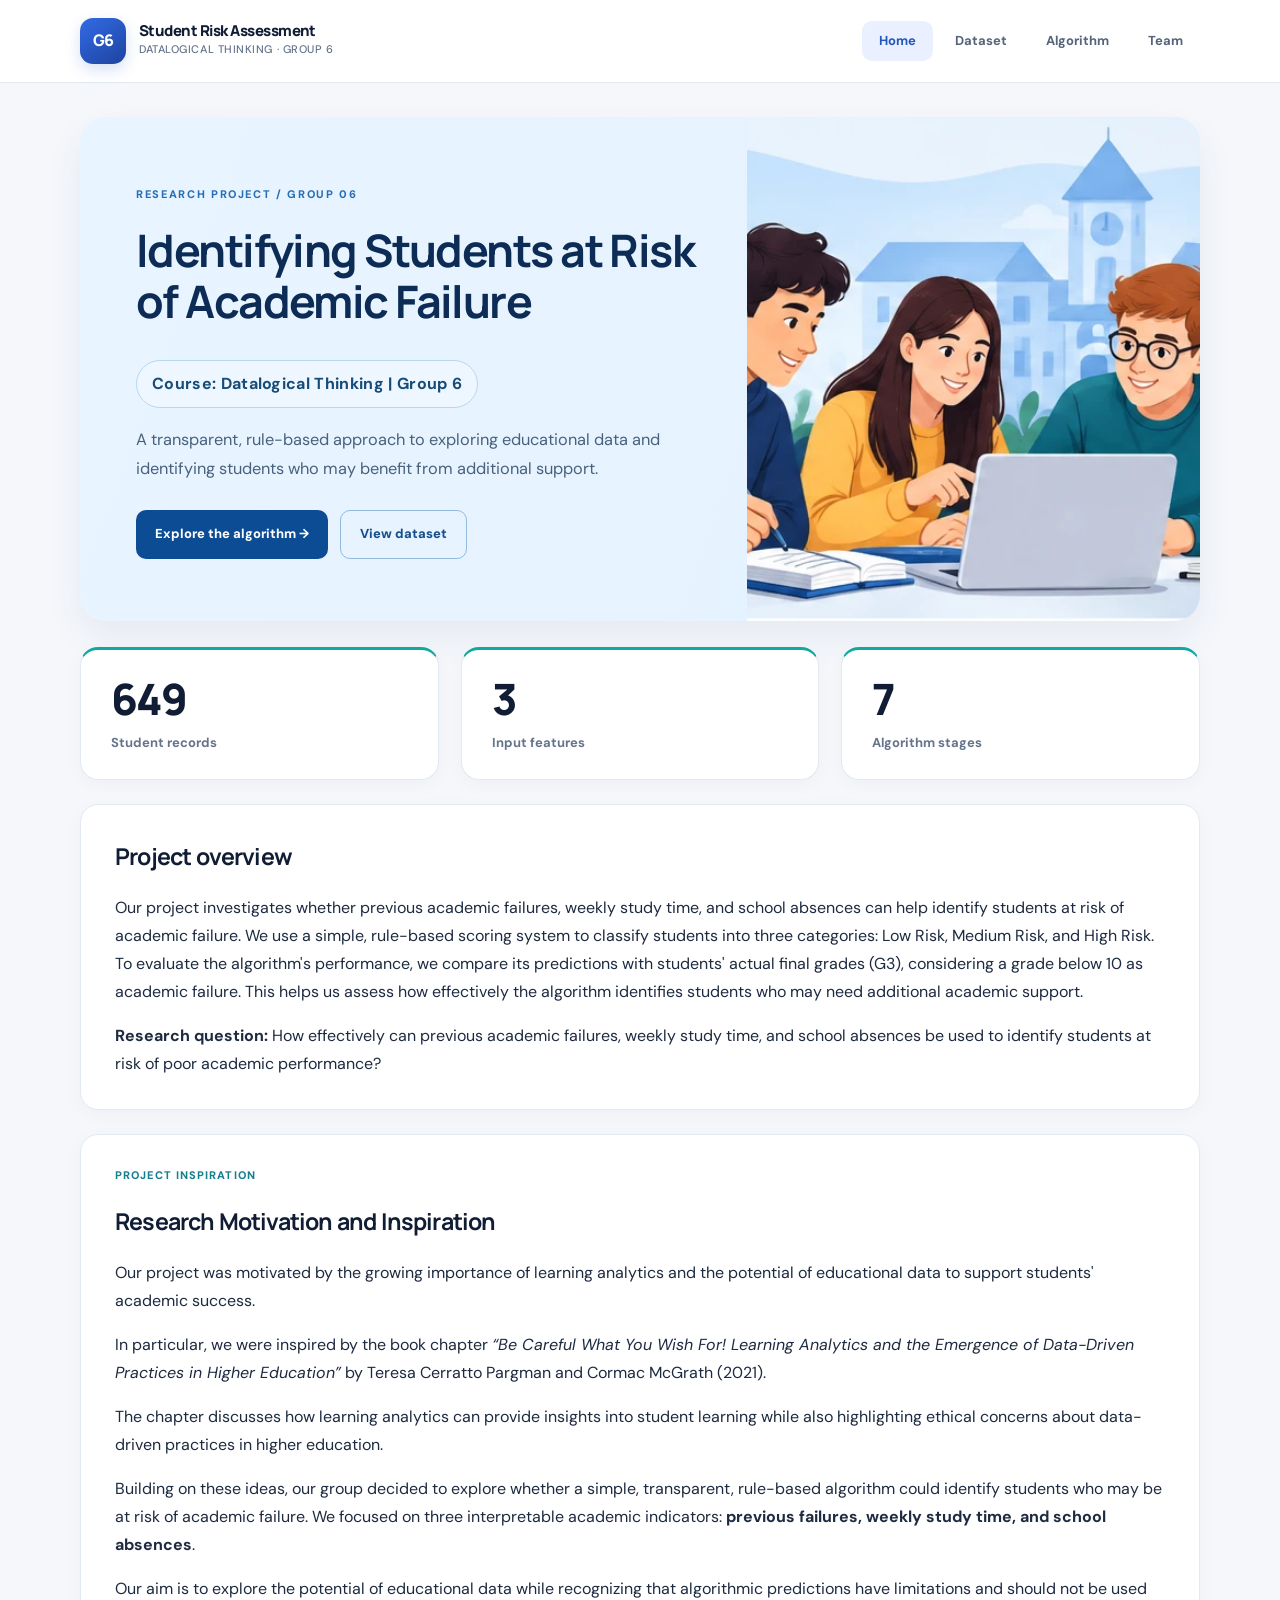
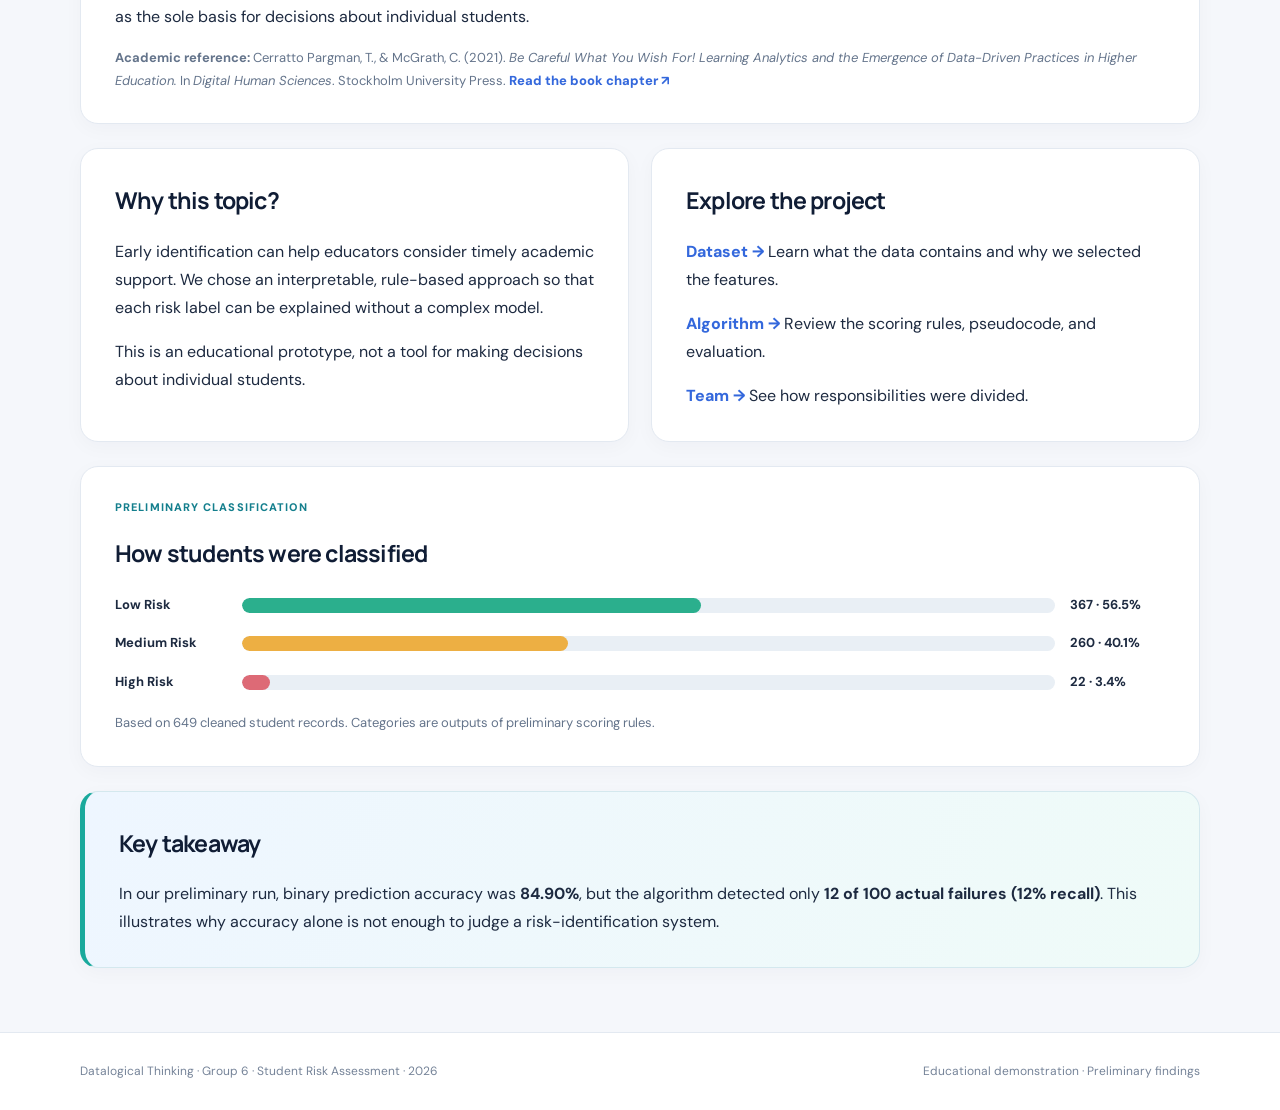
<file: docs/index.html>
<!DOCTYPE html>
<html lang="en">
<head>
  <meta charset="utf-8"/>
  <meta content="width=device-width, initial-scale=1" name="viewport"/>
  <meta content="Group 6 student academic risk assessment project" name="description"/>
  <title>Identifying Students at Risk of Academic Failure | Group 6</title>
  <link href="styles.css" rel="stylesheet"/>
</head>
<body>
<a class="skip-link" href="#main">Skip to content</a>
<header class="site-header"><div class="shell topbar"><a class="brand" href="index.html"><span class="brand-icon">G6</span><span>Student Risk Assessment<small>Datalogical Thinking · Group 6</small></span></a><nav aria-label="Main navigation"><a aria-current="page" class="active" href="index.html">Home</a><a href="dataset.html">Dataset</a><a href="algorithm.html">Algorithm</a><a href="people.html">Team</a></nav></div></header>
<main class="shell" id="main">
<section class="hero hero-photo"><div class="hero-content"><p class="eyebrow">RESEARCH PROJECT  /  GROUP 06</p><h1>Identifying Students at Risk of Academic Failure</h1><p class="course-label">Course: Datalogical Thinking  |  Group 6</p><p class="lead">A transparent, rule-based approach to exploring educational data and identifying students who may benefit from additional support.</p><div class="button-row"><a class="btn primary" href="algorithm.html">Explore the algorithm →</a><a class="btn secondary" href="dataset.html">View dataset</a></div></div><div class="hero-visual"><img alt="Cartoon illustration of students studying together around a laptop" src="students_cartoon.webp"/></div></section>
<section aria-label="Project highlights" class="grid three"><article class="stat"><strong>649</strong><span>Student records</span></article><article class="stat"><strong>3</strong><span>Input features</span></article><article class="stat"><strong>7</strong><span>Algorithm stages</span></article></section>
<section class="card"><h2>Project overview</h2><p>Our project investigates whether previous academic failures, weekly study time, and school absences can help identify students at risk of academic failure. We use a simple, rule-based scoring system to classify students into three categories: Low Risk, Medium Risk, and High Risk. To evaluate the algorithm's performance, we compare its predictions with students' actual final grades (G3), considering a grade below 10 as academic failure. This helps us assess how effectively the algorithm identifies students who may need additional academic support.</p><p><strong>Research question:</strong> How effectively can previous academic failures, weekly study time, and school absences be used to identify students at risk of poor academic performance?</p></section>

<!-- Research motivation: placed after Project overview and before Why this topic? -->
<section class="card" aria-labelledby="research-motivation-title">
  <p class="section-kicker">PROJECT INSPIRATION</p>
  <h2 id="research-motivation-title">Research Motivation and Inspiration</h2>
  <p>Our project was motivated by the growing importance of learning analytics and the potential of educational data to support students' academic success.</p>
  <p>In particular, we were inspired by the book chapter <em>“Be Careful What You Wish For! Learning Analytics and the Emergence of Data-Driven Practices in Higher Education”</em> by Teresa Cerratto Pargman and Cormac McGrath (2021).</p>
  <p>The chapter discusses how learning analytics can provide insights into student learning while also highlighting ethical concerns about data-driven practices in higher education.</p>
  <p>Building on these ideas, our group decided to explore whether a simple, transparent, rule-based algorithm could identify students who may be at risk of academic failure. We focused on three interpretable academic indicators: <strong>previous failures, weekly study time, and school absences</strong>.</p>
  <p>Our aim is to explore the potential of educational data while recognizing that algorithmic predictions have limitations and should not be used as the sole basis for decisions about individual students.</p>
  <p class="note"><strong>Academic reference:</strong> Cerratto Pargman, T., &amp; McGrath, C. (2021). <em>Be Careful What You Wish For! Learning Analytics and the Emergence of Data-Driven Practices in Higher Education.</em> In <em>Digital Human Sciences</em>. Stockholm University Press. <a class="text-link" href="https://doi.org/10.16993/bbk.i" rel="noopener noreferrer" target="_blank">Read the book chapter ↗</a></p>
</section>

<section class="grid two"><article class="card"><h2>Why this topic?</h2><p>Early identification can help educators consider timely academic support. We chose an interpretable, rule-based approach so that each risk label can be explained without a complex model.</p><p>This is an educational prototype, not a tool for making decisions about individual students.</p></article><article class="card"><h2>Explore the project</h2><p><a class="text-link" href="dataset.html">Dataset →</a> Learn what the data contains and why we selected the features.</p><p><a class="text-link" href="algorithm.html">Algorithm →</a> Review the scoring rules, pseudocode, and evaluation.</p><p><a class="text-link" href="people.html">Team →</a> See how responsibilities were divided.</p></article></section>
<section class="card"><p class="section-kicker">PRELIMINARY CLASSIFICATION</p><h2>How students were classified</h2><div aria-label="Low risk 367 students 56.5 percent; medium risk 260 students 40.1 percent; high risk 22 students 3.4 percent" class="bar-chart" role="img"><div class="bar-row"><span>Low Risk</span><div class="bar-track"><div class="bar-fill low"></div></div><span>367 · 56.5%</span></div><div class="bar-row"><span>Medium Risk</span><div class="bar-track"><div class="bar-fill medium"></div></div><span>260 · 40.1%</span></div><div class="bar-row"><span>High Risk</span><div class="bar-track"><div class="bar-fill high"></div></div><span>22 · 3.4%</span></div></div><p class="note" style="margin-top:18px">Based on 649 cleaned student records. Categories are outputs of preliminary scoring rules.</p></section><section class="card accent"><h2>Key takeaway</h2><p>In our preliminary run, binary prediction accuracy was <strong>84.90%</strong>, but the algorithm detected only <strong>12 of 100 actual failures (12% recall)</strong>. This illustrates why accuracy alone is not enough to judge a risk-identification system.</p></section>
</main>
<footer><div class="shell footer-inner"><span>Datalogical Thinking · Group 6 · Student Risk Assessment · 2026</span><span>Educational demonstration · Preliminary findings</span></div></footer>
</body>
</html>
<!-- Republish website -->
</file>
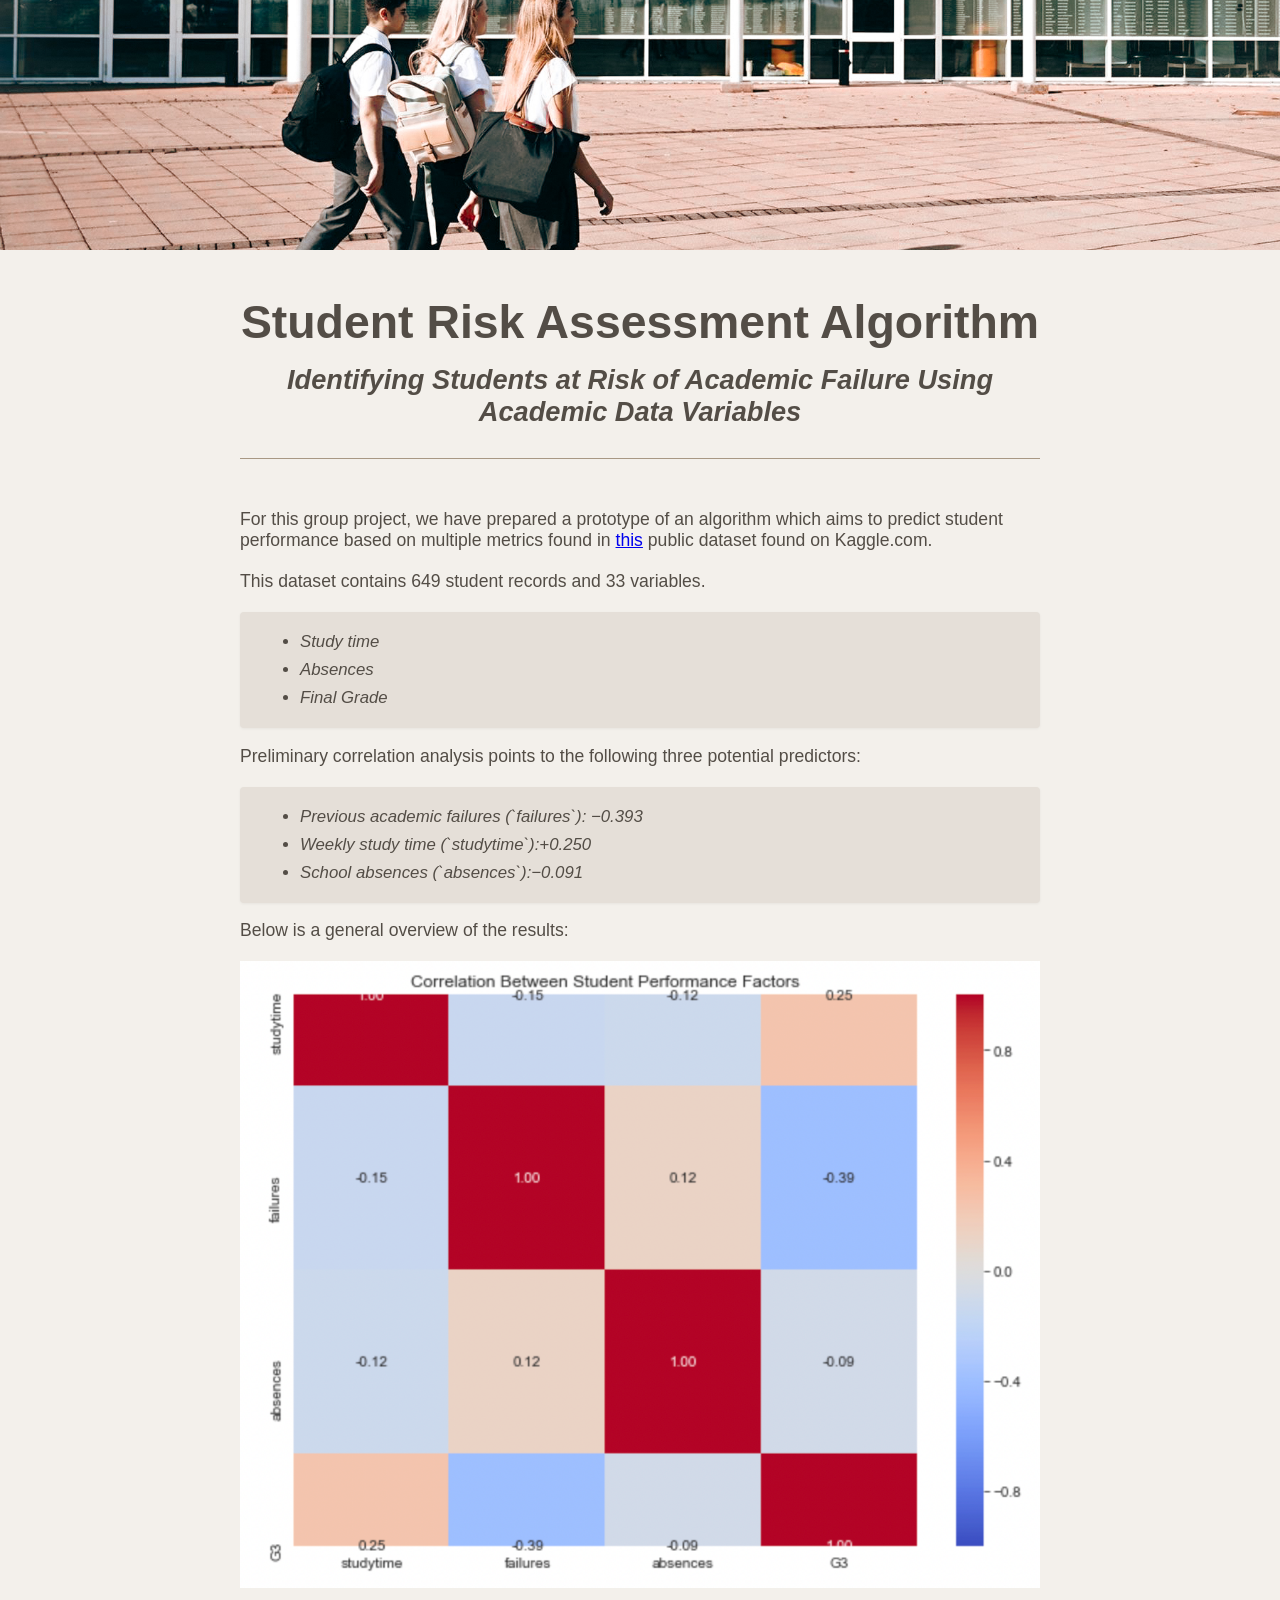
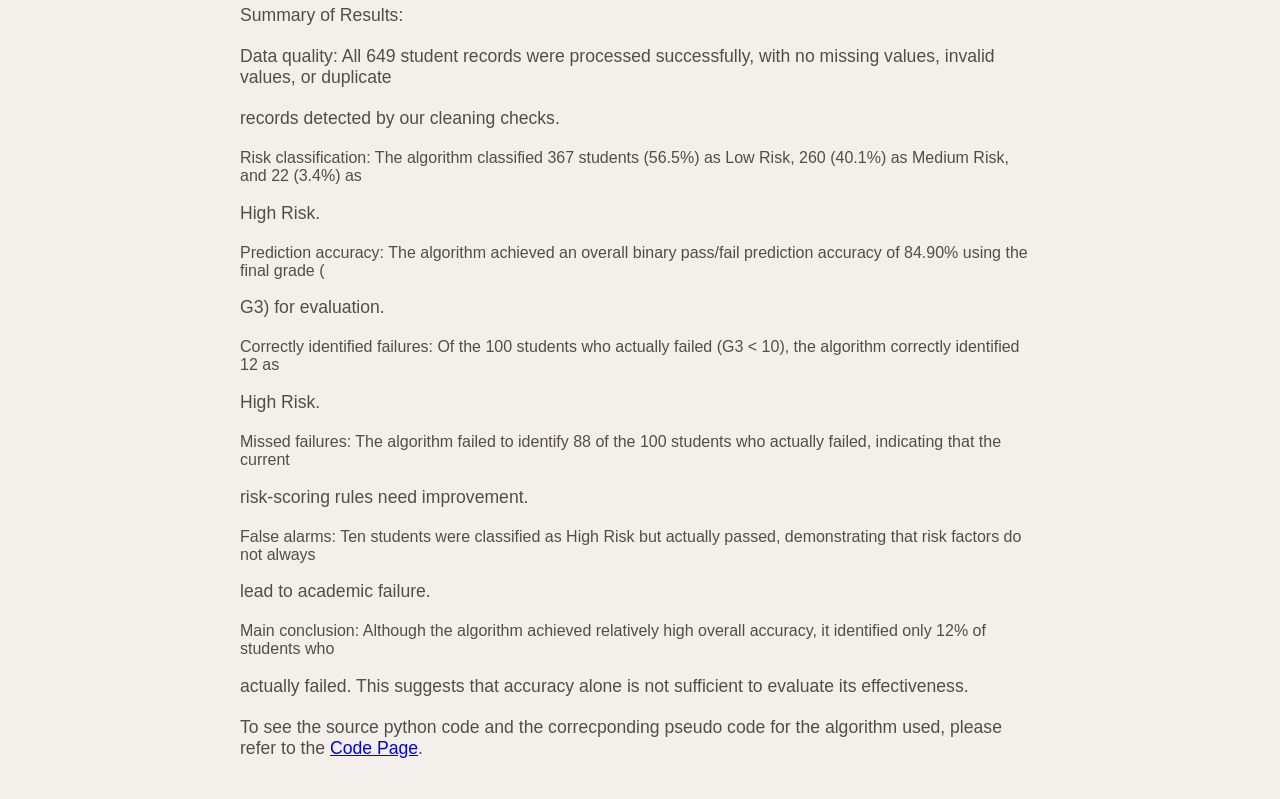
<file: documents/index.html>
<!DOCTYPE html>
<html lang="en">
<head>
    <meta charset="UTF-8">
    <meta name="viewport" content="width=device-width, initial-scale=1.0">
    <title>Student Risk Assessment Algorithm</title>
    <link rel="stylesheet" href="style.css">
</head>
<body>
    <img src="school-2.jpg" alt="Website banner cover photo" class="cover-photo">

    <!-- Main Heading (Title of the content) -->
    <h1>Student Risk Assessment Algorithm</h1>

    <!-- Subheading -->
    <h2>Identifying Students at Risk of Academic Failure Using Academic Data Variables</h2>

    <!-- Body Text Paragraph -->
    <p>For this group project, we have prepared a prototype of an algorithm which aims to predict student performance based on multiple metrics found in <a href="https://www.kaggle.com/datasets/adeelumar/students-performance-prediction/data" target="_blank">this</a> public dataset found on Kaggle.com.</p>
    <p>This dataset contains 649 student records and 33 variables.</p>

    <!-- Bullet List (Unordered List) -->
    <ul>
        <li>Study time</li>
        <li>Absences</li>
        <li>Final Grade</li>
    </ul>
    <p>Preliminary correlation analysis points to the following three potential predictors:</p>
    <!-- Bullet List (Unordered List) -->
    <ul>
        <li>Previous academic failures (`failures`): −0.393</li>
        <li>Weekly study time (`studytime`):+0.250</li>
        <li>School absences (`absences`):−0.091</li>
    </ul>
    <p> Below is a general overview of the results:</p>
    <img src="results.jpg" alt="results" class="content-image">
    <p>Summary of Results:</p>
<p>Data quality: All 649 student records were processed successfully, with no missing values, invalid values, or duplicate <p>records detected by our cleaning checks.</p>

Risk classification: The algorithm classified 367 students (56.5%) as Low Risk, 260 (40.1%) as Medium Risk, and 22 (3.4%) as <p>High Risk.</p>

Prediction accuracy: The algorithm achieved an overall binary pass/fail prediction accuracy of 84.90% using the final grade (<p>G3) for evaluation.</p>

Correctly identified failures: Of the 100 students who actually failed (G3 < 10), the algorithm correctly identified 12 as <p>High Risk.</p>

Missed failures: The algorithm failed to identify 88 of the 100 students who actually failed, indicating that the current <p>risk-scoring rules need improvement.</p>

False alarms: Ten students were classified as High Risk but actually passed, demonstrating that risk factors do not always <p>lead to academic failure.</p>

Main conclusion: Although the algorithm achieved relatively high overall accuracy, it identified only 12% of students who <p>actually failed. This suggests that accuracy alone is not sufficient to evaluate its effectiveness.</p></p>

    <p>To see the source python code and the correcponding pseudo code for the algorithm used, please refer to the <a href="code.html">Code Page</a>.</p>
</body>
</html>
</file>
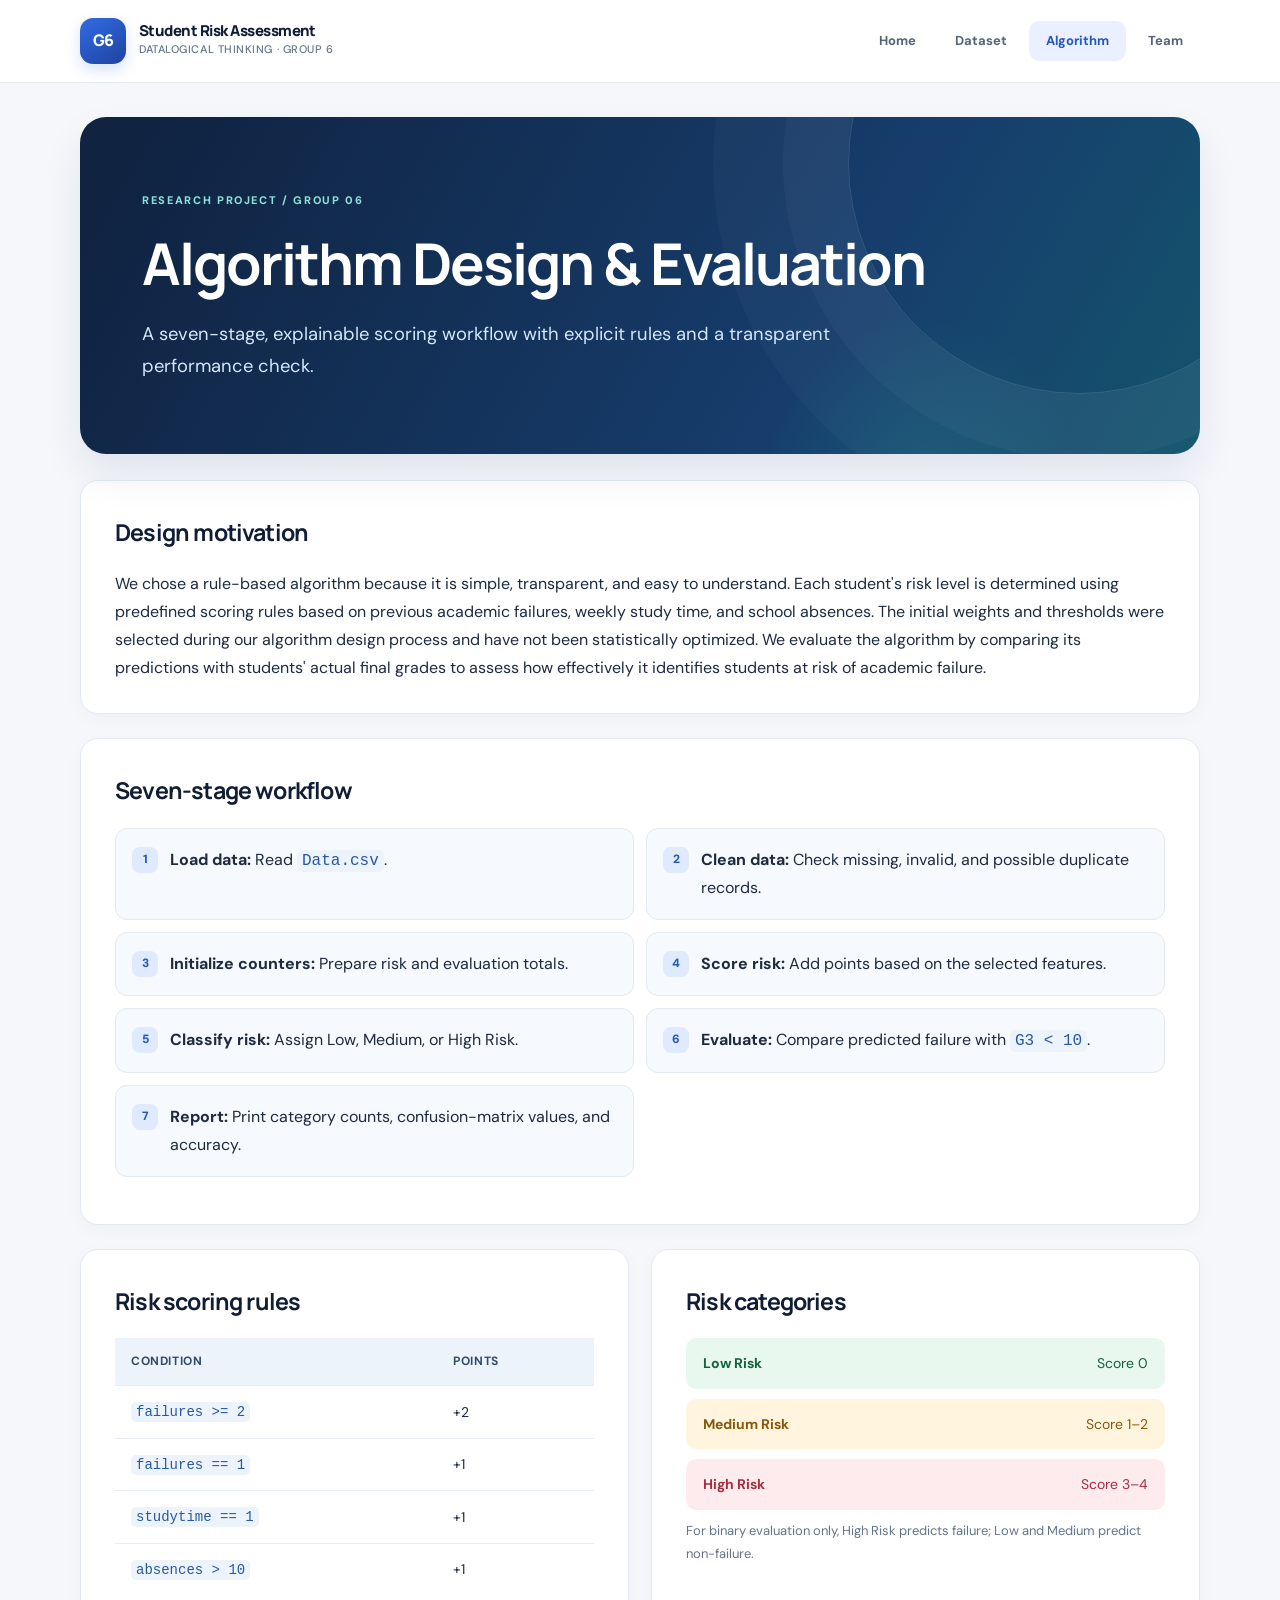
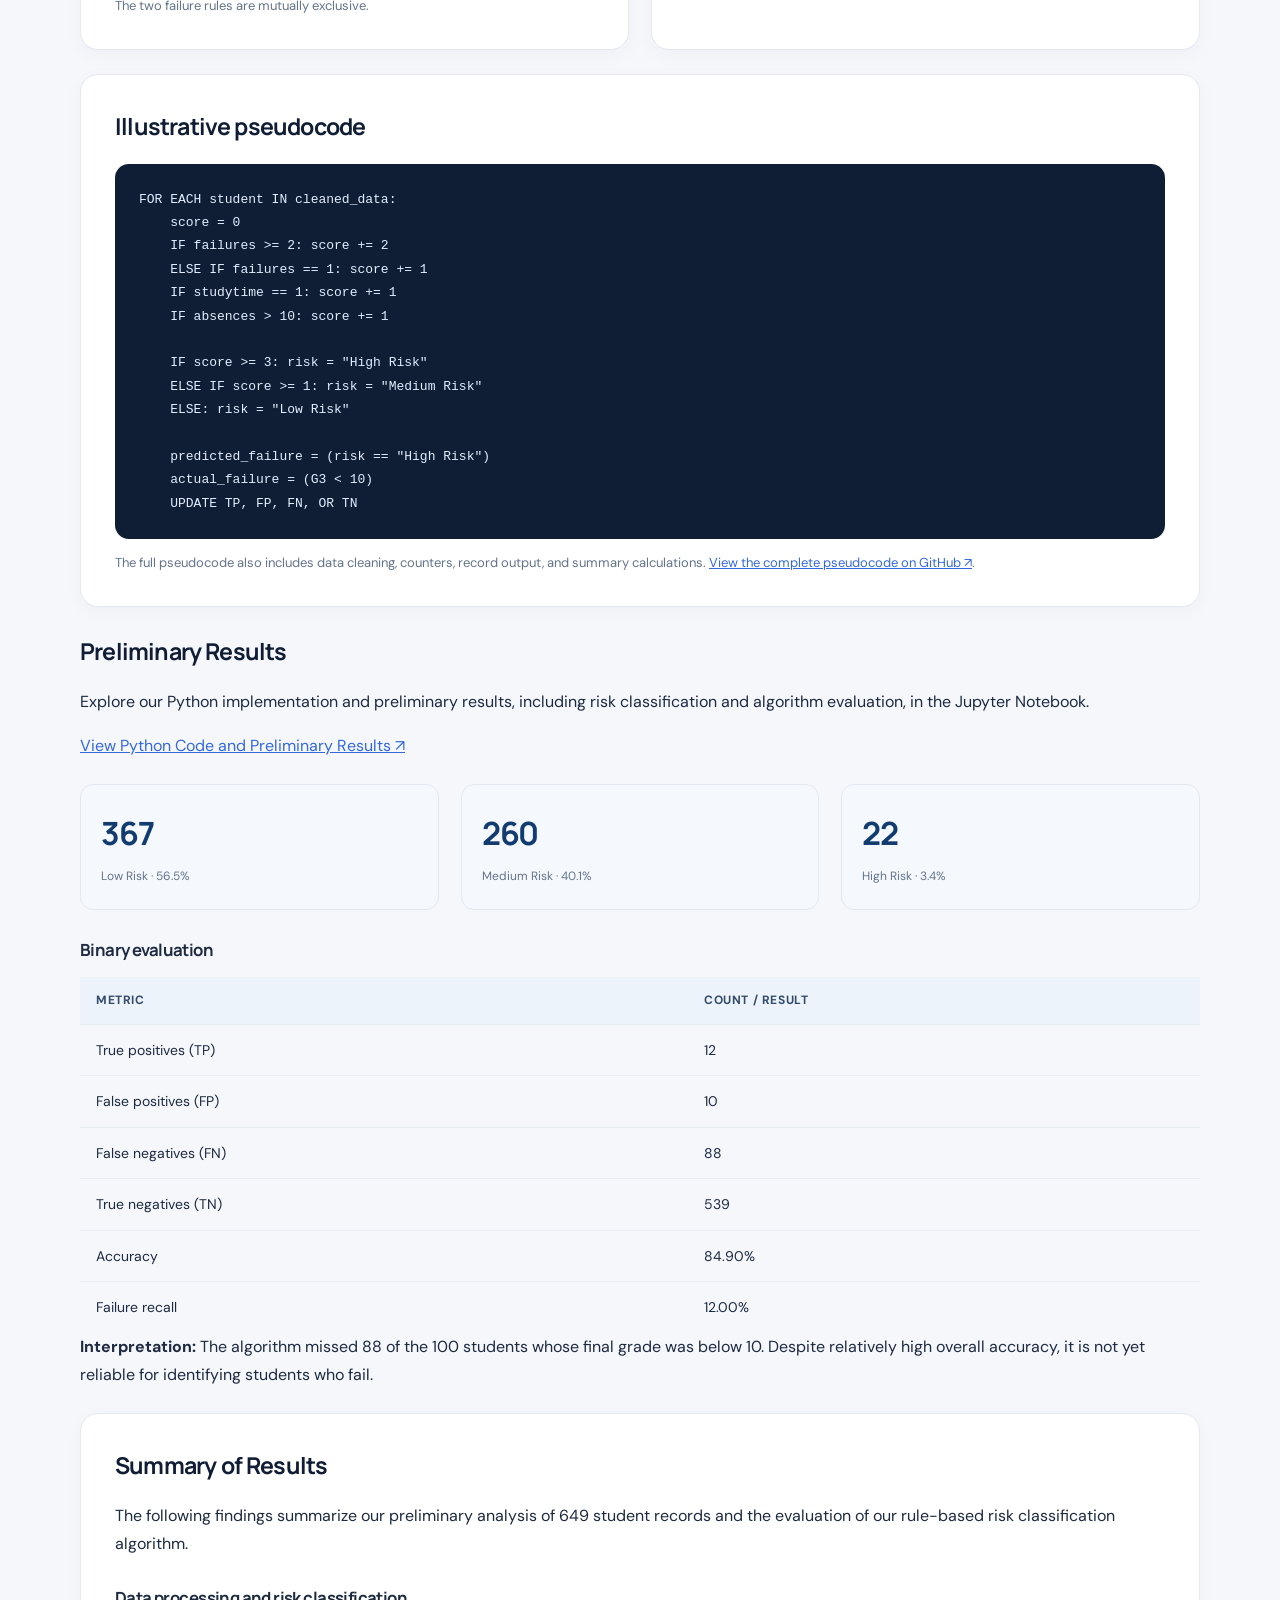
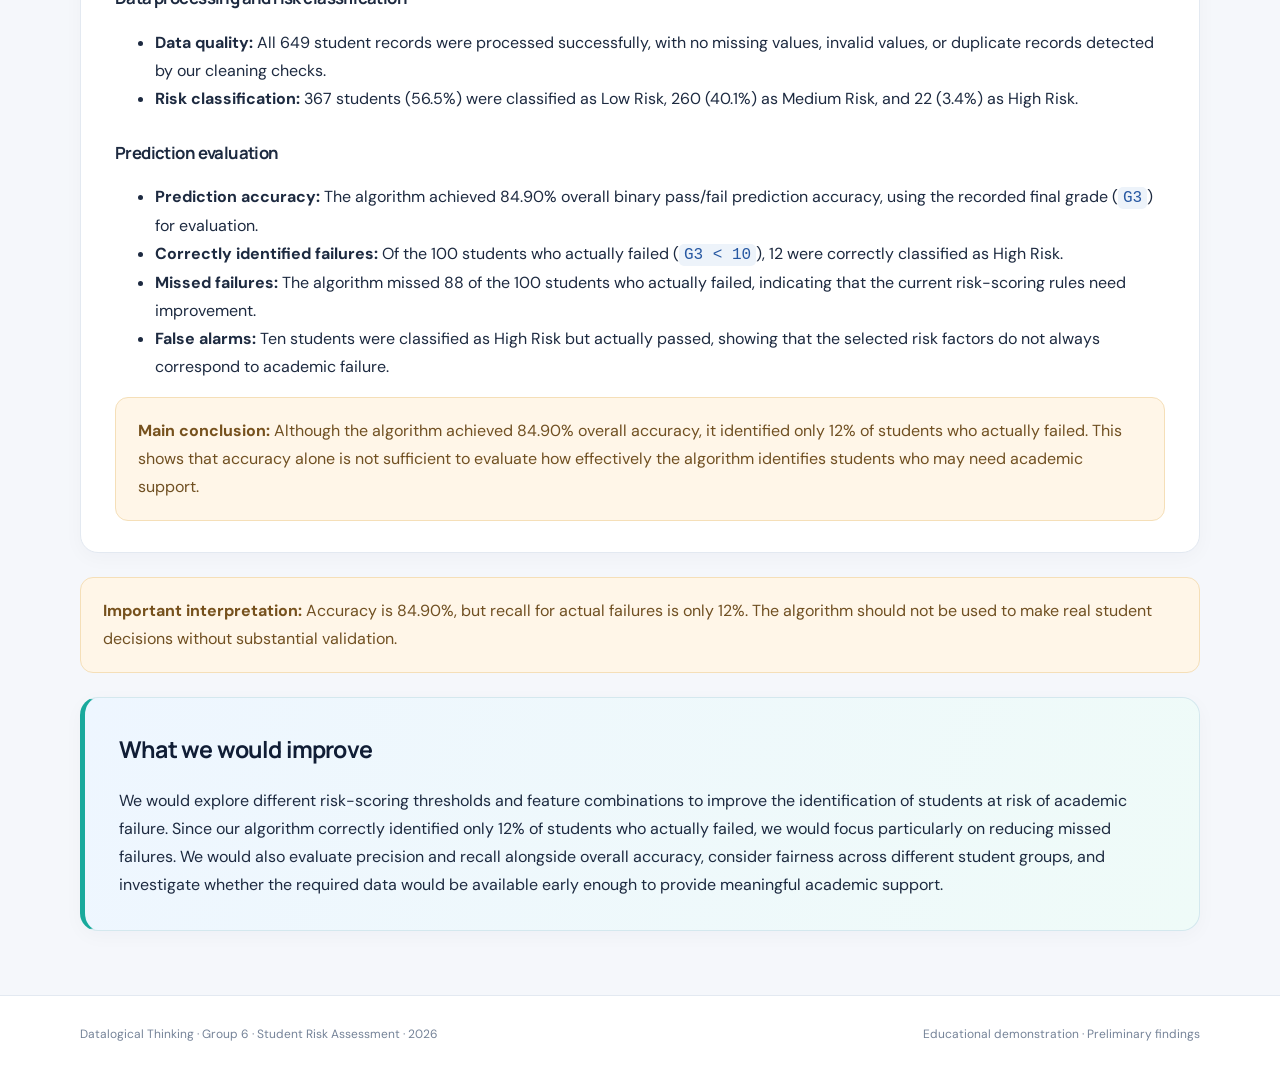
<file: docs/algorithm.html>
<!DOCTYPE html>

<html lang="en"><head><meta charset="utf-8"/><meta content="width=device-width, initial-scale=1" name="viewport"/><meta content="Group 6 student academic risk assessment project" name="description"/><title>Algorithm Design &amp; Evaluation | Group 6</title><link href="styles.css" rel="stylesheet"/></head>
<body><a class="skip-link" href="#main">Skip to content</a><header class="site-header"><div class="shell topbar"><a class="brand" href="index.html"><span class="brand-icon">G6</span><span>Student Risk Assessment<small>Datalogical Thinking · Group 6</small></span></a><nav aria-label="Main navigation"><a href="index.html">Home</a><a href="dataset.html">Dataset</a><a aria-current="page" class="active" href="algorithm.html">Algorithm</a><a href="people.html">Team</a></nav></div></header>
<main class="shell" id="main"><section class="hero"><p class="eyebrow">RESEARCH PROJECT  /  GROUP 06</p><h1>Algorithm Design &amp; Evaluation</h1><p class="lead">A seven-stage, explainable scoring workflow with explicit rules and a transparent performance check.</p></section>
<section class="card"><h2>Design motivation</h2><p> We chose a rule-based algorithm because it is simple, transparent, and easy to understand. Each student's risk level is determined using predefined scoring rules based on previous academic failures, weekly study time, and school absences. The initial weights and thresholds were selected during our algorithm design process and have not been statistically optimized. We evaluate the algorithm by comparing its predictions with students' actual final grades to assess how effectively it identifies students at risk of academic failure.</p></section>
<section class="card"><h2>Seven-stage workflow</h2><ol class="steps"><li><strong>Load data:</strong> Read <code>Data.csv</code>.</li><li><strong>Clean data:</strong> Check missing, invalid, and possible duplicate records.</li><li><strong>Initialize counters:</strong> Prepare risk and evaluation totals.</li><li><strong>Score risk:</strong> Add points based on the selected features.</li><li><strong>Classify risk:</strong> Assign Low, Medium, or High Risk.</li><li><strong>Evaluate:</strong> Compare predicted failure with <code>G3 &lt; 10</code>.</li><li><strong>Report:</strong> Print category counts, confusion-matrix values, and accuracy.</li></ol></section>
<section class="grid two"><article class="card"><h2>Risk scoring rules</h2><div class="table-wrap"><table><thead><tr><th>Condition</th><th>Points</th></tr></thead><tbody><tr><td><code>failures &gt;= 2</code></td><td>+2</td></tr><tr><td><code>failures == 1</code></td><td>+1</td></tr><tr><td><code>studytime == 1</code></td><td>+1</td></tr><tr><td><code>absences &gt; 10</code></td><td>+1</td></tr></tbody></table></div><p class="note">The two failure rules are mutually exclusive.</p></article><article class="card"><h2>Risk categories</h2><div class="risk low"><strong>Low Risk</strong><span>Score 0</span></div><div class="risk medium"><strong>Medium Risk</strong><span>Score 1–2</span></div><div class="risk high"><strong>High Risk</strong><span>Score 3–4</span></div><p class="note">For binary evaluation only, High Risk predicts failure; Low and Medium predict non-failure.</p></article></section>
<section class="card"><h2>Illustrative pseudocode</h2><pre><code>FOR EACH student IN cleaned_data:
    score = 0
    IF failures &gt;= 2: score += 2
    ELSE IF failures == 1: score += 1
    IF studytime == 1: score += 1
    IF absences &gt; 10: score += 1

    IF score &gt;= 3: risk = "High Risk"
    ELSE IF score &gt;= 1: risk = "Medium Risk"
    ELSE: risk = "Low Risk"

    predicted_failure = (risk == "High Risk")
    actual_failure = (G3 &lt; 10)
    UPDATE TP, FP, FN, OR TN</code></pre><p class="note">The full pseudocode also includes data cleaning, counters, record output, and summary calculations. <a href="https://github.com/sribobv15/Student_Rsik_Assesment_Group-6/blob/main/Student_Risk_Algorithm.md" target="_blank" rel="noopener noreferrer">View the complete pseudocode on GitHub ↗</a>.</p></section>
<section class="preliminary-results">
    <h2>Preliminary Results</h2>

    <p>
        Explore our Python implementation and preliminary results,
        including risk classification and algorithm evaluation,
        in the Jupyter Notebook.
    </p>

    <a href="https://github.com/sribobv15/Student_Rsik_Assesment_Group-6/blob/main/python/student_assesment.ipynb"
       class="github-button"
       target="_blank"
       rel="noopener noreferrer">
        View Python Code and Preliminary Results ↗
    </a>
</section>
</a></h2><div class="grid three"><div class="mini"><strong>367</strong><span>Low Risk · 56.5%</span></div><div class="mini"><strong>260</strong><span>Medium Risk · 40.1%</span></div><div class="mini"><strong>22</strong><span>High Risk · 3.4%</span></div></div><h3>
</a>Binary evaluation</h3><div class="table-wrap"><table><thead><tr><th>Metric</th><th>Count / result</th></tr></thead><tbody><tr><td>True positives (TP)</td><td>12</td></tr><tr><td>False positives (FP)</td><td>10</td></tr><tr><td>False negatives (FN)</td><td>88</td></tr><tr><td>True negatives (TN)</td><td>539</td></tr><tr><td>Accuracy</td><td>84.90%</td></tr><tr><td>Failure recall</td><td>12.00%</td></tr></tbody></table></div><p><strong>Interpretation:</strong> The algorithm missed 88 of the 100 students whose final grade was below 10. Despite relatively high overall accuracy, it is not yet reliable for identifying students who fail.</p></section><section class="card" id="summary-of-results">
<h2>Summary of Results</h2>
<p>The following findings summarize our preliminary analysis of 649 student records and the evaluation of our rule-based risk classification algorithm.</p>
<h3>Data processing and risk classification</h3>
<ul>
<li><strong>Data quality:</strong> All 649 student records were processed successfully, with no missing values, invalid values, or duplicate records detected by our cleaning checks.</li>
<li><strong>Risk classification:</strong> 367 students (56.5%) were classified as Low Risk, 260 (40.1%) as Medium Risk, and 22 (3.4%) as High Risk.</li>
</ul>
<h3>Prediction evaluation</h3>
<ul>
<li><strong>Prediction accuracy:</strong> The algorithm achieved 84.90% overall binary pass/fail prediction accuracy, using the recorded final grade (<code>G3</code>) for evaluation.</li>
<li><strong>Correctly identified failures:</strong> Of the 100 students who actually failed (<code>G3 &lt; 10</code>), 12 were correctly classified as High Risk.</li>
<li><strong>Missed failures:</strong> The algorithm missed 88 of the 100 students who actually failed, indicating that the current risk-scoring rules need improvement.</li>
<li><strong>False alarms:</strong> Ten students were classified as High Risk but actually passed, showing that the selected risk factors do not always correspond to academic failure.</li>
</ul>
<div class="callout"><strong>Main conclusion:</strong> Although the algorithm achieved 84.90% overall accuracy, it identified only 12% of students who actually failed. This shows that accuracy alone is not sufficient to evaluate how effectively the algorithm identifies students who may need academic support.</div>
</section>
<section class="callout"><strong>Important interpretation:</strong> Accuracy is 84.90%, but recall for actual failures is only 12%. The algorithm should not be used to make real student decisions without substantial validation.</section><section class="card accent"><h2>What we would improve</h2><p> We would explore different risk-scoring thresholds and feature combinations to improve the identification of students at risk of academic failure. Since our algorithm correctly identified only 12% of students who actually failed, we would focus particularly on reducing missed failures. We would also evaluate precision and recall alongside overall accuracy, consider fairness across different student groups, and investigate whether the required data would be available early enough to provide meaningful academic support.</p></section></main>
<footer><div class="shell footer-inner"><span>Datalogical Thinking · Group 6 · Student Risk Assessment · 2026</span><span>Educational demonstration · Preliminary findings</span></div></footer></body></html>
</file>
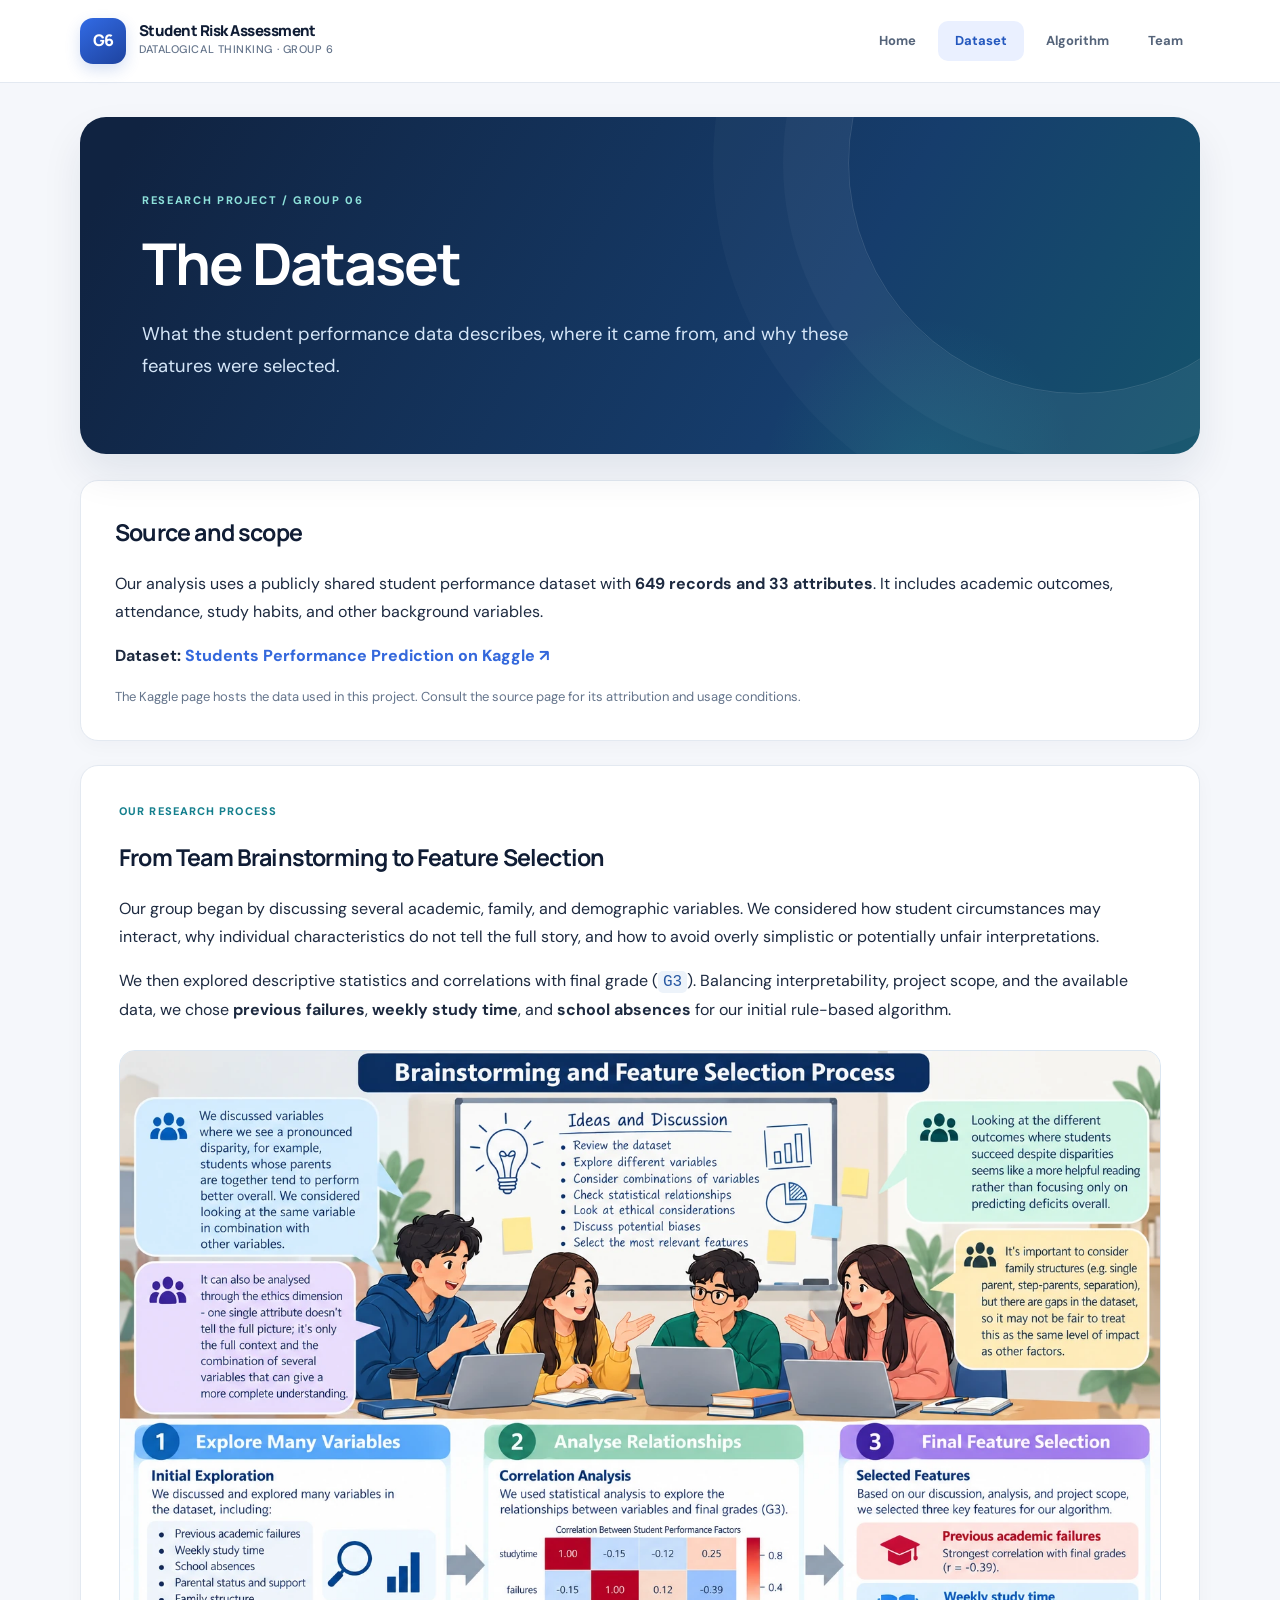
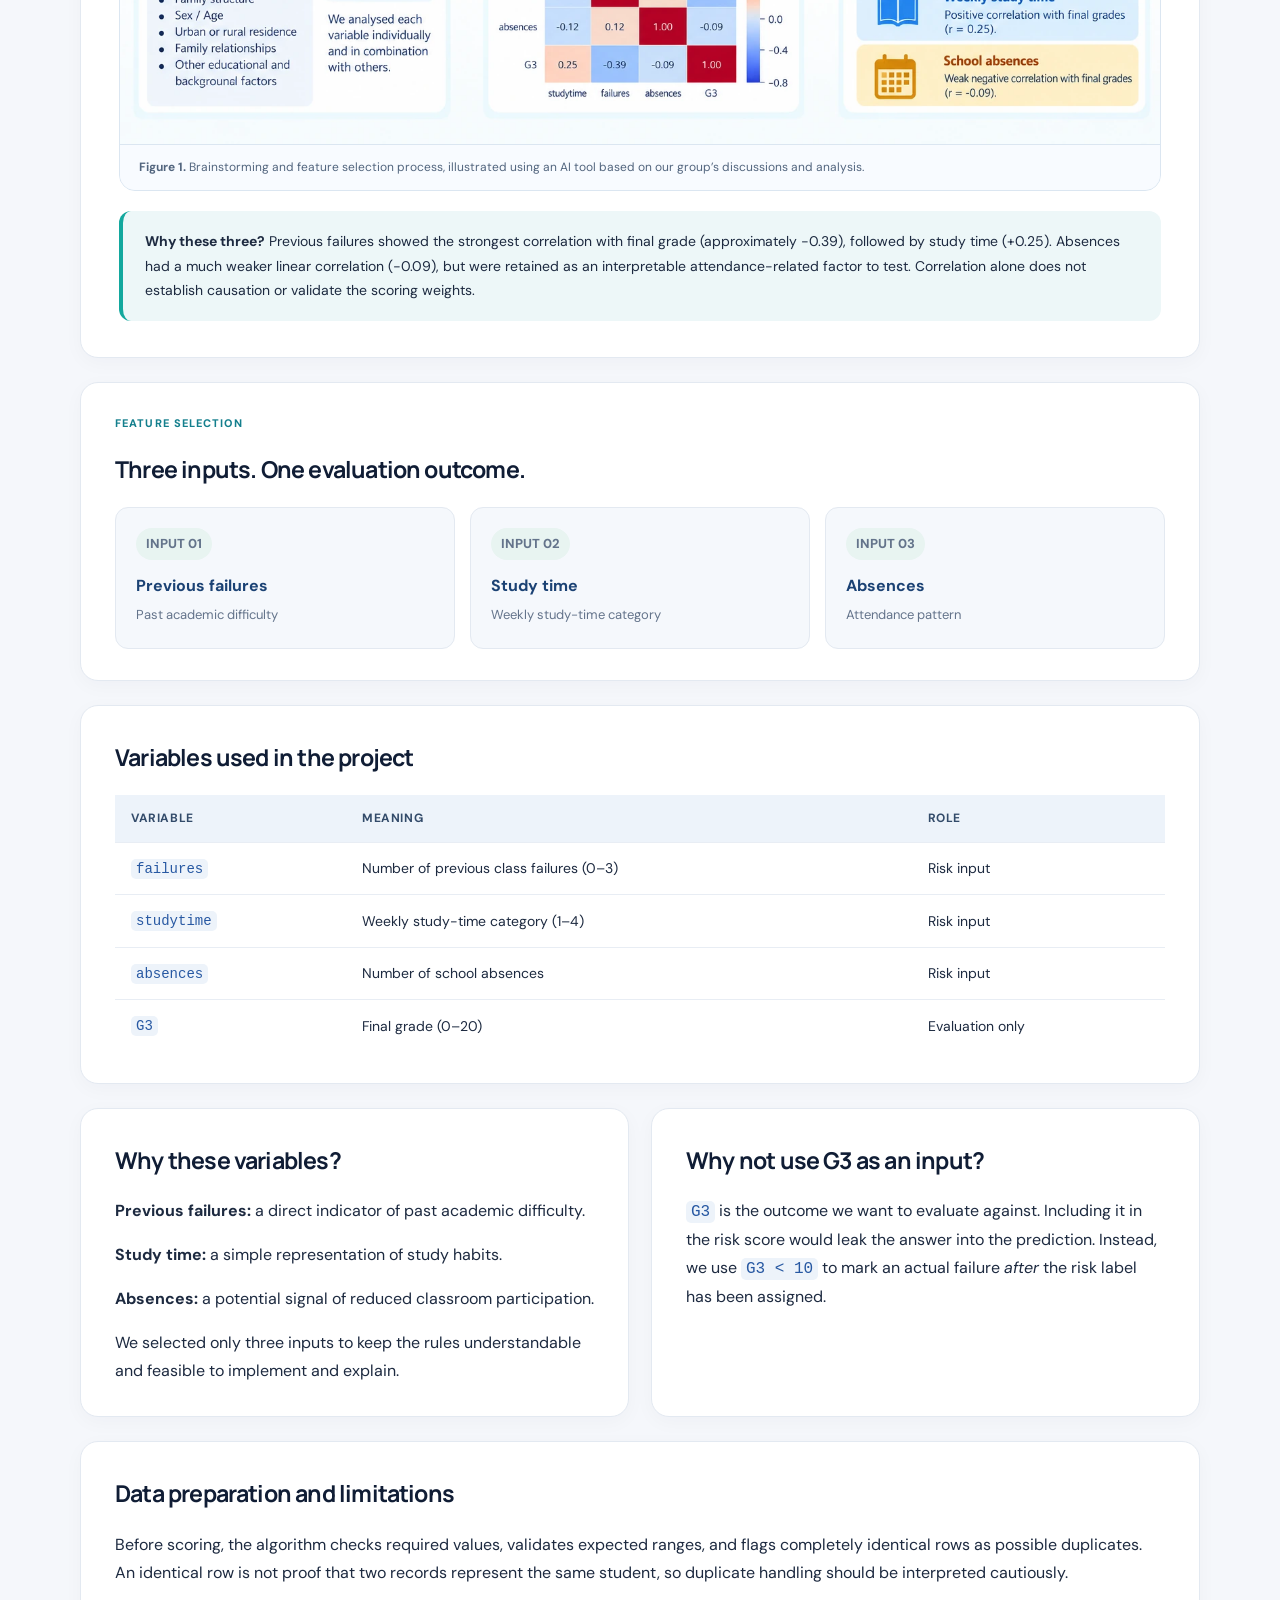
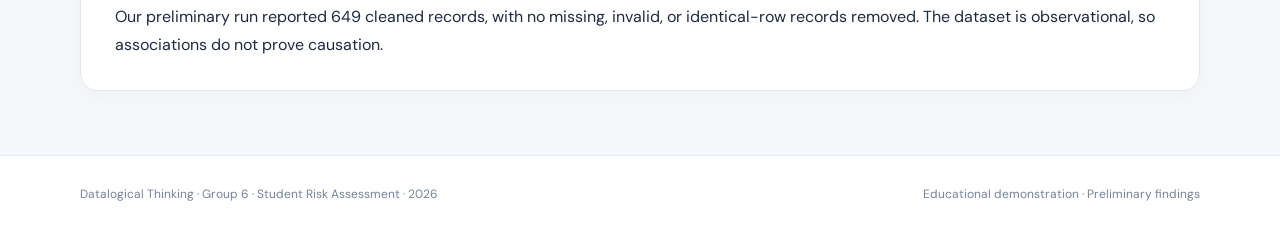
<file: docs/dataset.html>
<!DOCTYPE html>

<html lang="en"><head><meta charset="utf-8"/><meta content="width=device-width, initial-scale=1" name="viewport"/><meta content="Group 6 student academic risk assessment project" name="description"/><title>The Dataset | Group 6</title><link href="styles.css" rel="stylesheet"/></head>
<body><a class="skip-link" href="#main">Skip to content</a><header class="site-header"><div class="shell topbar"><a class="brand" href="index.html"><span class="brand-icon">G6</span><span>Student Risk Assessment<small>Datalogical Thinking · Group 6</small></span></a><nav aria-label="Main navigation"><a href="index.html">Home</a><a aria-current="page" class="active" href="dataset.html">Dataset</a><a href="algorithm.html">Algorithm</a><a href="people.html">Team</a></nav></div></header>
<main class="shell" id="main"><section class="hero"><p class="eyebrow">RESEARCH PROJECT  /  GROUP 06</p><h1>The Dataset</h1><p class="lead">What the student performance data describes, where it came from, and why these features were selected.</p></section>
<section class="card"><h2>Source and scope</h2><p>Our analysis uses a publicly shared student performance dataset with <strong>649 records and 33 attributes</strong>. It includes academic outcomes, attendance, study habits, and other background variables.</p><p><strong>Dataset:</strong> <a class="text-link" href="https://www.kaggle.com/datasets/adeelumar/students-performance-prediction/data" rel="noopener noreferrer" target="_blank">Students Performance Prediction on Kaggle ↗</a></p><p class="note">The Kaggle page hosts the data used in this project. Consult the source page for its attribution and usage conditions.</p></section>
<section aria-labelledby="brainstorm-title" class="card research-process">
<p class="section-kicker">OUR RESEARCH PROCESS</p>
<h2 id="brainstorm-title">From Team Brainstorming to Feature Selection</h2>
<p>Our group began by discussing several academic, family, and demographic variables. We considered how student circumstances may interact, why individual characteristics do not tell the full story, and how to avoid overly simplistic or potentially unfair interpretations.</p>
<p>We then explored descriptive statistics and correlations with final grade (<code>G3</code>). Balancing interpretability, project scope, and the available data, we chose <strong>previous failures</strong>, <strong>weekly study time</strong>, and <strong>school absences</strong> for our initial rule-based algorithm.</p>
<figure class="process-figure">
    <img
        src="brainstorming_feature_selection.webp"
        alt="Illustration of group brainstorming and feature selection"
        width="1536"
        height="1024"
        loading="lazy"
    >

    <figcaption>
        <strong>Figure 1.</strong>
       Brainstorming and feature selection process, illustrated using an AI tool based on our group’s discussions and analysis.
    </figcaption>
</figure>
<div class="process-insight"><strong>Why these three?</strong> Previous failures showed the strongest correlation with final grade (approximately −0.39), followed by study time (+0.25). Absences had a much weaker linear correlation (−0.09), but were retained as an interpretable attendance-related factor to test. Correlation alone does not establish causation or validate the scoring weights.</div>
</section>
<section class="card"><p class="section-kicker">FEATURE SELECTION</p><h2>Three inputs. One evaluation outcome.</h2><div class="feature-grid"><div class="feature"><span class="tag">INPUT 01</span><b>Previous failures</b><span>Past academic difficulty</span></div><div class="feature"><span class="tag">INPUT 02</span><b>Study time</b><span>Weekly study-time category</span></div><div class="feature"><span class="tag">INPUT 03</span><b>Absences</b><span>Attendance pattern</span></div></div></section><section class="card"><h2>Variables used in the project</h2><div class="table-wrap"><table><thead><tr><th>Variable</th><th>Meaning</th><th>Role</th></tr></thead><tbody><tr><td><code>failures</code></td><td>Number of previous class failures (0–3)</td><td>Risk input</td></tr><tr><td><code>studytime</code></td><td>Weekly study-time category (1–4)</td><td>Risk input</td></tr><tr><td><code>absences</code></td><td>Number of school absences</td><td>Risk input</td></tr><tr><td><code>G3</code></td><td>Final grade (0–20)</td><td>Evaluation only</td></tr></tbody></table></div></section>
<section class="grid two"><article class="card"><h2>Why these variables?</h2><p><strong>Previous failures:</strong> a direct indicator of past academic difficulty.</p><p><strong>Study time:</strong> a simple representation of study habits.</p><p><strong>Absences:</strong> a potential signal of reduced classroom participation.</p><p>We selected only three inputs to keep the rules understandable and feasible to implement and explain.</p></article><article class="card"><h2>Why not use G3 as an input?</h2><p><code>G3</code> is the outcome we want to evaluate against. Including it in the risk score would leak the answer into the prediction. Instead, we use <code>G3 &lt; 10</code> to mark an actual failure <em>after</em> the risk label has been assigned.</p></article></section>
<section class="card"><h2>Data preparation and limitations</h2><p>Before scoring, the algorithm checks required values, validates expected ranges, and flags completely identical rows as possible duplicates. An identical row is not proof that two records represent the same student, so duplicate handling should be interpreted cautiously.</p><p>Our preliminary run reported 649 cleaned records, with no missing, invalid, or identical-row records removed. The dataset is observational, so associations do not prove causation.</p></section></main>
<footer><div class="shell footer-inner"><span>Datalogical Thinking · Group 6 · Student Risk Assessment · 2026</span><span>Educational demonstration · Preliminary findings</span></div></footer></body></html>
</file>
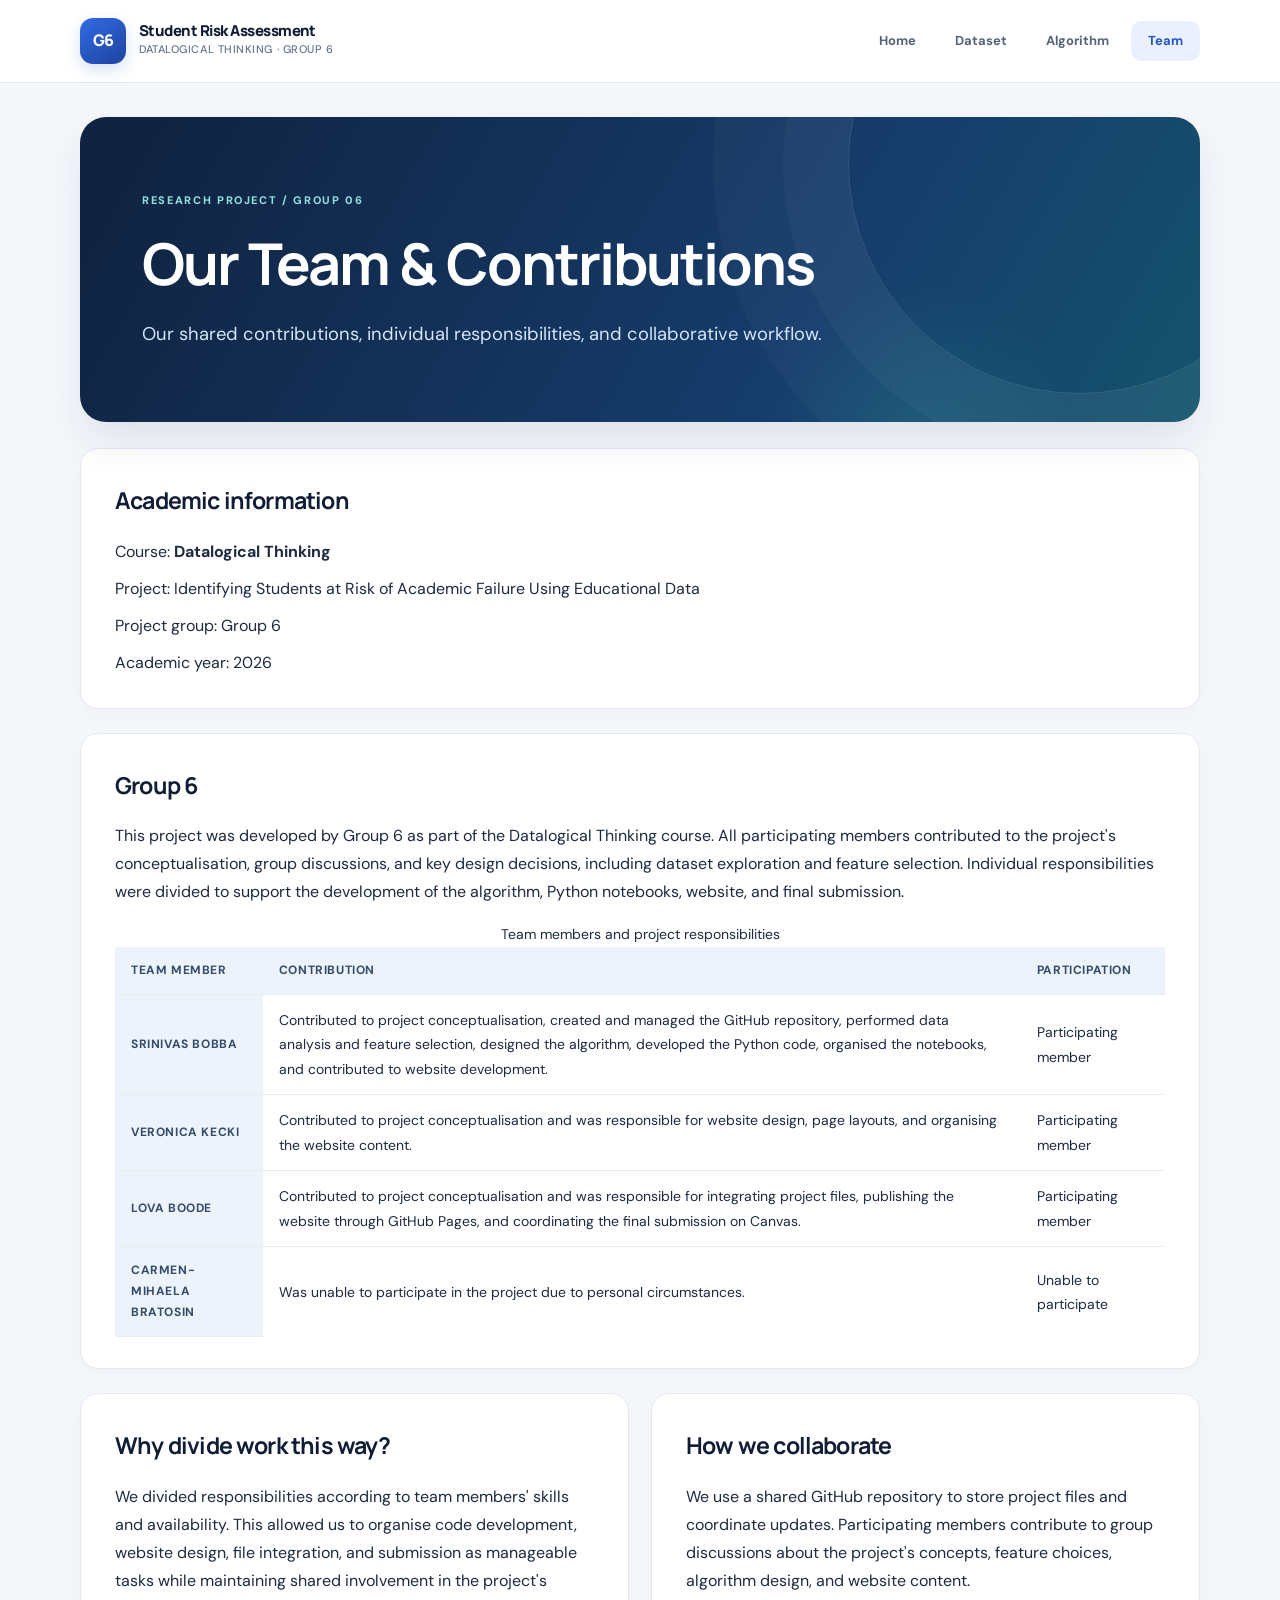
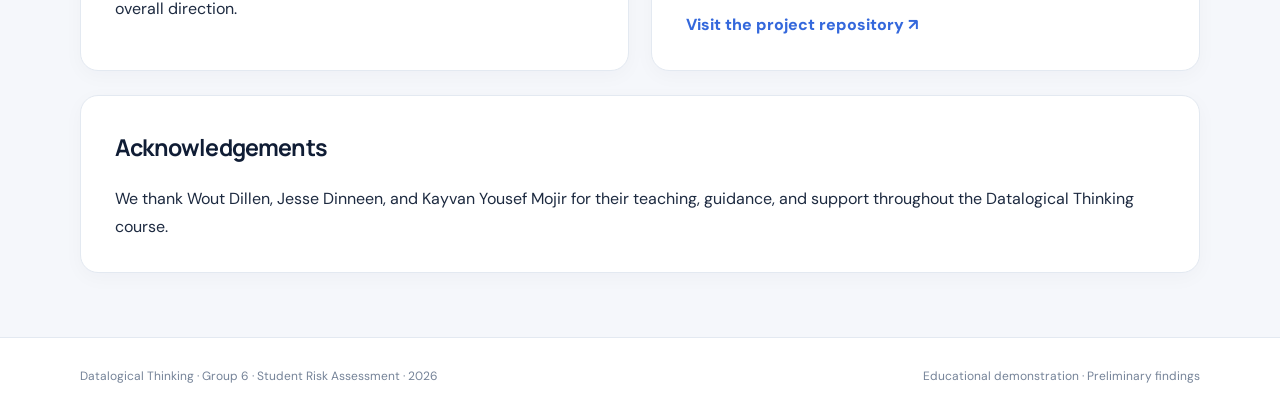
<file: docs/people.html>
<!DOCTYPE html>
<html lang="en">
<head>
  <meta charset="utf-8"/>
  <meta name="viewport" content="width=device-width, initial-scale=1"/>
  <meta name="description" content="Group 6 student academic risk assessment project"/>
  <title>Our Team &amp; Contributions | Group 6</title>
  <link href="styles.css" rel="stylesheet"/>
</head>

<body>
  <a class="skip-link" href="#main">Skip to content</a>

  <header class="site-header">
    <div class="shell topbar">
      <a class="brand" href="index.html">
        <span class="brand-icon">G6</span>
        <span>
          Student Risk Assessment
          <small>Datalogical Thinking · Group 6</small>
        </span>
      </a>

      <nav aria-label="Main navigation">
        <a href="index.html">Home</a>
        <a href="dataset.html">Dataset</a>
        <a href="algorithm.html">Algorithm</a>
        <a aria-current="page" class="active" href="people.html">Team</a>
      </nav>
    </div>
  </header>

  <main class="shell" id="main">
    <section class="hero">
      <p class="eyebrow">RESEARCH PROJECT / GROUP 06</p>
      <h1>Our Team &amp; Contributions</h1>
      <p class="lead">
        Our shared contributions, individual responsibilities, and collaborative workflow.
      </p>
    </section>

    <section class="card academic-info">
      <h2>Academic information</h2>
      <p>Course: <strong>Datalogical Thinking</strong></p>
      <p>Project: Identifying Students at Risk of Academic Failure Using Educational Data</p>
      <p>Project group: Group 6</p>
      <p>Academic year: 2026</p>
    </section>

    <section class="card">
      <h2>Group 6</h2>
      <p>
        This project was developed by Group 6 as part of the Datalogical
        Thinking course. All participating members contributed to the
        project's conceptualisation, group discussions, and key design
        decisions, including dataset exploration and feature selection.
        Individual responsibilities were divided to support the development
        of the algorithm, Python notebooks, website, and final submission.
      </p>

      <div class="table-wrap">
        <table>
          <caption>Team members and project responsibilities</caption>
          <thead>
            <tr>
              <th scope="col">Team member</th>
              <th scope="col">Contribution</th>
              <th scope="col">Participation</th>
            </tr>
          </thead>

          <tbody>
            <tr>
              <th scope="row">Srinivas Bobba</th>
              <td>
                Contributed to project conceptualisation, created and
                managed the GitHub repository, performed data analysis
                and feature selection, designed the algorithm, developed
                the Python code, organised the notebooks, and contributed
                to website development.
              </td>
              <td>Participating member</td>
            </tr>

            <tr>
              <th scope="row">Veronica Kecki</th>
              <td>
                Contributed to project conceptualisation and was
                responsible for website design, page layouts, and
                organising the website content.
              </td>
              <td>Participating member</td>
            </tr>

            <tr>
              <th scope="row">Lova Boode</th>
              <td>
                Contributed to project conceptualisation and was
                responsible for integrating project files, publishing
                the website through GitHub Pages, and coordinating
                the final submission on Canvas.
              </td>
              <td>Participating member</td>
            </tr>

            <tr>
              <th scope="row">Carmen-Mihaela Bratosin</th>
              <td>
                Was unable to participate in the project due to
                personal circumstances.
              </td>
              <td>Unable to participate</td>
            </tr>
          </tbody>
        </table>
      </div>
    </section>

    <section class="grid two">
      <article class="card">
        <h2>Why divide work this way?</h2>
        <p>
          We divided responsibilities according to team members' skills
          and availability. This allowed us to organise code development,
          website design, file integration, and submission as manageable
          tasks while maintaining shared involvement in the project's
          overall direction.
        </p>
      </article>

      <article class="card">
        <h2>How we collaborate</h2>
        <p>
          We use a shared GitHub repository to store project files and
          coordinate updates. Participating members contribute to group
          discussions about the project's concepts, feature choices,
          algorithm design, and website content.
        </p>
        <p>
          <a
            class="text-link"
            href="https://github.com/sribobv15/Student_Rsik_Assesment_Group-6"
            rel="noopener noreferrer"
            target="_blank"
          >
            Visit the project repository ↗
          </a>
        </p>
      </article>
    </section>

    <section class="card">
      <h2>Acknowledgements</h2>
      <p>
        We thank Wout Dillen, Jesse Dinneen, and Kayvan Yousef Mojir
        for their teaching, guidance, and support throughout the
        Datalogical Thinking course.
      </p>
    </section>
  </main>

  <footer>
    <div class="shell footer-inner">
      <span>
        Datalogical Thinking · Group 6 · Student Risk Assessment · 2026
      </span>
      <span>Educational demonstration · Preliminary findings</span>
    </div>
  </footer>
</body>
</html>
</file>
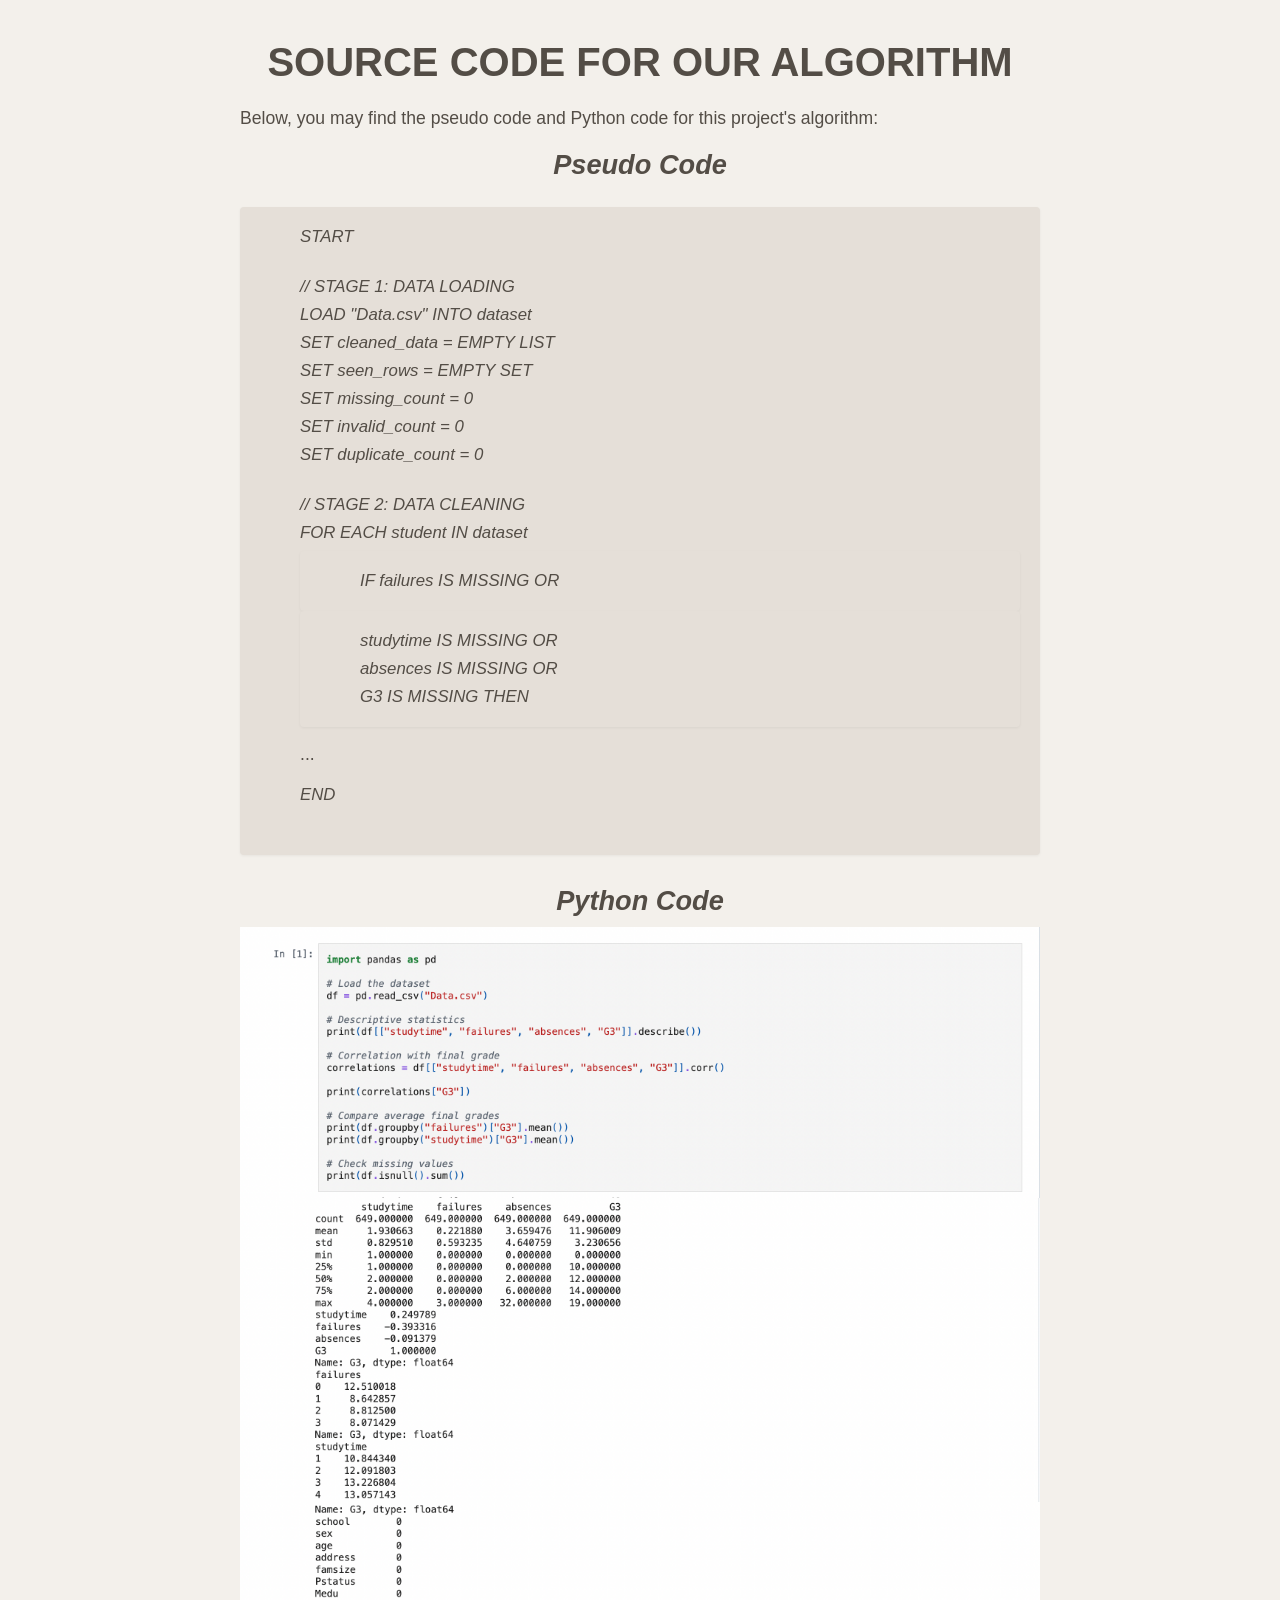
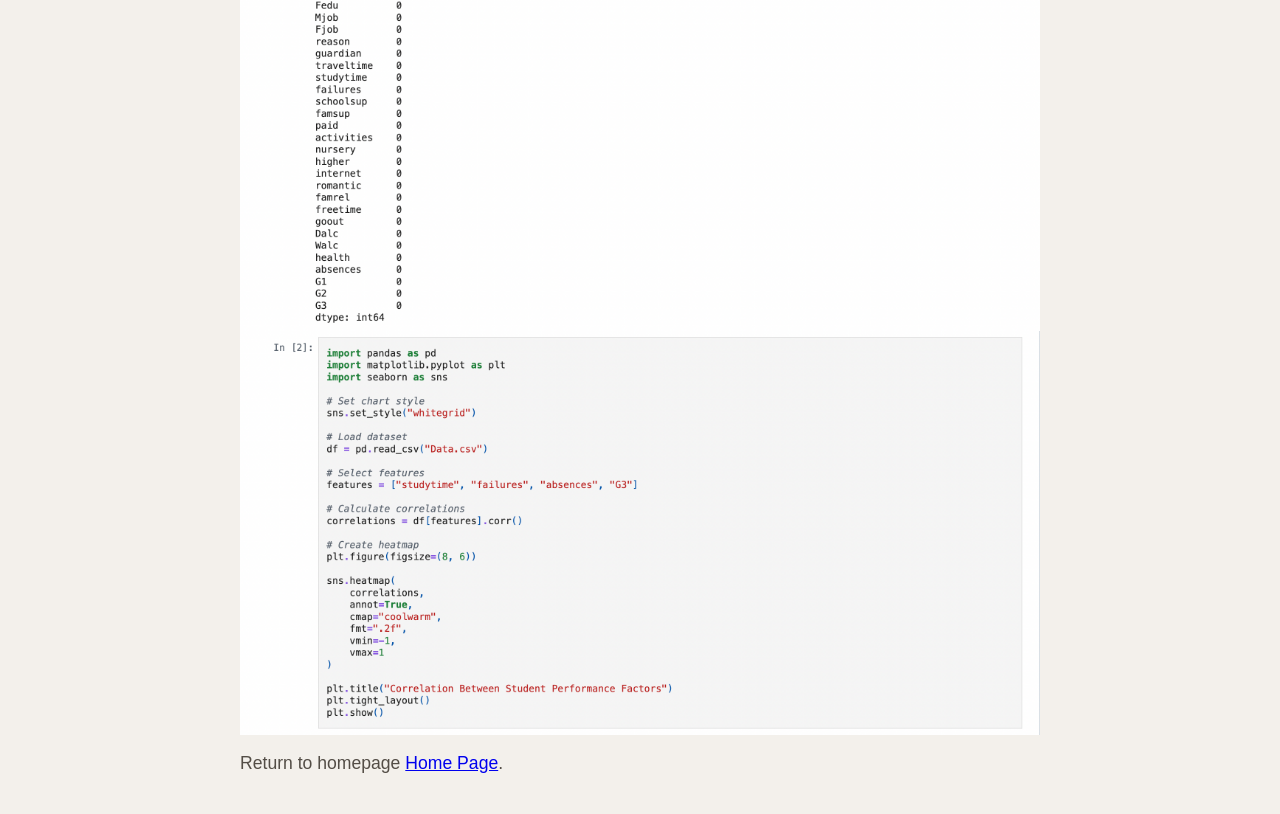
<file: documents/code.html>
<!DOCTYPE html>
<html lang="en">
<head>
    <meta charset="UTF-8">
    <meta name="viewport" content="width=device-width, initial-scale=1.0">
    <!-- The title appears in the browser tab -->
    <title>Your Page Title</title>
      <link rel="stylesheet" href="style code page.css">
</head>
<body>

    <!-- Main Heading (Title of the content) -->
    <h1>SOURCE CODE FOR OUR ALGORITHM</h1>

    <p>Below, you may find the pseudo code and Python code for this project's algorithm:</p>

    <!-- Subheading -->
    <h2>Pseudo Code</h2>

    <!-- Body Text Paragraph -->
    <!-- Bullet List (Unordered List) -->
    <ul>
        <li>START</li>
        <div style="margin-bottom: 30px;"></div>
<li>// STAGE 1: DATA LOADING</li>

<li>LOAD "Data.csv" INTO dataset</li>
<li>SET cleaned_data = EMPTY LIST</li>
<li>SET seen_rows = EMPTY SET</li>
<li>SET missing_count = 0</li>
<li>SET invalid_count = 0</li>
<li>SET duplicate_count = 0</li>
<div style="margin-bottom: 30px;"></div>

<li>// STAGE 2: DATA CLEANING</li>

<li>FOR EACH student IN dataset</li>
<li></li>
<ul>
    <li>IF failures IS MISSING OR</li>
</ul>
<ul>
       <li>studytime IS MISSING OR</li>
       <li>absences IS MISSING OR</li>
       <li>G3 IS MISSING THEN</li>
   </ul>
<p>...</p>
<li>END</li>
<div style="margin-bottom: 30px;"></div>
    </ul>
<div style="margin-bottom: 30px;"></div>
<h2>Python Code</h2>
<img src="python 1.jpg" alt="python code" class="content-image">
<img src="python 2.jpg" alt="python code" class="content-image">
<img src="python 3.jpg" alt="python code" class="content-image">
<img src="python 4.jpg" alt="python code" class="content-image">
<p>Return to homepage <a href="index.html">Home Page</a>.</p>
</body>
</html>
</file>
<file: docs/styles.css>
@import url('https://fonts.googleapis.com/css2?family=DM+Sans:wght@400;500;600;700&family=Manrope:wght@400;500;600;700;800&display=swap');
:root{--navy:#101d35;--ink:#1d2a40;--muted:#64748b;--blue:#3468dc;--teal:#13a89e;--line:#e3e9f1;--bg:#f5f7fb;--white:#fff;--radius:18px}*{box-sizing:border-box}html{scroll-behavior:smooth}body{margin:0;background:var(--bg);color:var(--ink);font:16px/1.75 'DM Sans',Arial,sans-serif}h1,h2,h3,.brand,.stat strong,.mini strong{font-family:Manrope,Arial,sans-serif;letter-spacing:-.035em}h1{font-size:clamp(2.25rem,4.5vw,4.2rem);line-height:1.13;margin:18px 0 22px;max-width:850px}h2{font-size:1.45rem;margin:0 0 17px;color:var(--navy)}h3{font-size:1.05rem;margin:25px 0 12px}p{margin:0 0 16px}a{color:var(--blue)}.shell{width:min(1120px,calc(100% - 48px));margin:auto}.site-header{position:sticky;top:0;z-index:10;background:rgba(255,255,255,.95);border-bottom:1px solid var(--line);backdrop-filter:blur(14px)}.topbar{display:flex;align-items:center;justify-content:space-between;gap:20px;min-height:82px}.brand{display:flex;align-items:center;gap:13px;color:var(--navy);text-decoration:none;font-size:15px;font-weight:800;line-height:1.2}.brand small{display:block;font:500 11px/1.8 'DM Sans',sans-serif;color:var(--muted);letter-spacing:.05em;text-transform:uppercase}.brand-icon{display:grid;place-items:center;background:linear-gradient(145deg,#326be5,#1e439f);color:#fff;border-radius:13px;width:46px;height:46px;box-shadow:0 6px 15px #3365c733;font-weight:800;font-size:16px}.site-header nav{display:flex;align-items:center;gap:5px}.site-header nav a{padding:9px 17px;color:#55647a;text-decoration:none;font-weight:700;font-size:13px;border-radius:10px;transition:.2s}.site-header nav a:hover,.site-header nav a.active{background:#eaf0ff;color:#2357be}.skip-link{position:absolute;left:-999px;top:5px;background:white;padding:10px;z-index:20}.skip-link:focus{left:5px}.hero{position:relative;overflow:hidden;padding:68px 62px 72px;margin:34px 0 26px;border-radius:26px;background:linear-gradient(120deg,#102341 5%,#163d6c 66%,#13616c 120%);color:white;box-shadow:0 20px 40px #10234116}.hero:before{content:'';position:absolute;right:-110px;top:-185px;width:460px;height:460px;border:1px solid #ffffff22;border-radius:50%;box-shadow:0 0 0 65px #ffffff08,0 0 0 135px #ffffff07}.hero:after{content:'';position:absolute;right:110px;bottom:-190px;width:340px;height:340px;border-radius:50%;background:radial-gradient(circle,#30c7bb22,transparent 65%)}.hero>*{position:relative;z-index:1}.hero h1{color:white}.lead{font-size:1.15rem;line-height:1.75;color:#d5e6f8;max-width:740px;margin-bottom:0}.eyebrow{display:inline-block;letter-spacing:.15em;text-transform:uppercase;font-size:11px;font-weight:800;color:#8de1da;margin:0}.grid{display:grid;gap:22px;margin:24px 0}.grid.two{grid-template-columns:repeat(2,minmax(0,1fr))}.grid.three{grid-template-columns:repeat(3,minmax(0,1fr))}.card,.stat{background:#fff;border:1px solid var(--line);border-radius:var(--radius);padding:31px 34px;box-shadow:0 5px 20px #132b4b08}.card{margin:24px 0}.grid .card{margin:0}.card p:last-child{margin-bottom:0}.stat{position:relative;overflow:hidden;padding:25px 30px;border-top:3px solid var(--teal)}.stat strong{display:block;font-size:2.7rem;line-height:1.1;color:var(--navy);font-weight:800}.stat span{display:block;color:var(--muted);font-size:13px;font-weight:700;margin-top:9px}.accent{background:linear-gradient(110deg,#eef6ff,#effbf8);border-color:#d4e8ee;border-left:5px solid #19a99c}.text-link{font-weight:800;text-decoration:none}.text-link:hover{text-decoration:underline}.note{font-size:13px;color:var(--muted)}.table-wrap{overflow-x:auto}table{width:100%;border-collapse:collapse;font-size:14px}th{text-align:left;background:#edf3fa;color:#334b6a;font-size:12px;text-transform:uppercase;letter-spacing:.05em}td,th{padding:13px 16px;border-bottom:1px solid #e8edf4}tr:last-child td{border-bottom:0}tbody tr:hover{background:#fafcff}code{background:#edf3fa;border-radius:5px;padding:2px 5px;color:#2758a2}pre{background:#101e35;color:#e2eeff;border-radius:14px;padding:24px;overflow:auto;font-size:13px;line-height:1.8}pre code{background:none;color:inherit;padding:0}.steps{list-style:none;counter-reset:step;padding:0;display:grid;grid-template-columns:repeat(2,minmax(0,1fr));gap:12px}.steps li{counter-increment:step;padding:17px 18px 17px 54px;position:relative;background:#f6f9fd;border:1px solid var(--line);border-radius:12px}.steps li:before{content:counter(step);position:absolute;left:16px;top:18px;display:grid;place-items:center;width:26px;height:26px;background:#dfeafe;border-radius:8px;color:#2357b9;font-weight:800;font-size:12px}.risk{display:flex;justify-content:space-between;align-items:center;padding:13px 17px;border-radius:10px;margin:10px 0;font-size:14px}.risk.low{background:#e8f8ef;color:#16623b}.risk.medium{background:#fff5df;color:#88580a}.risk.high{background:#feebed;color:#a32d41}.mini{background:#f5f8fd;border:1px solid var(--line);border-radius:13px;padding:20px}.mini strong{display:block;font-size:2rem;color:#123b70}.mini span{font-size:12px;color:var(--muted)}.button-row{display:flex;gap:12px;flex-wrap:wrap;margin-top:27px}.btn{display:inline-flex;align-items:center;gap:8px;border-radius:10px;padding:12px 19px;font-weight:800;text-decoration:none;font-size:13px}.btn.primary{background:#42c6b8;color:#102a3c}.btn.secondary{border:1px solid #ffffff70;color:white}.section-kicker{color:#147f8d;font-weight:800;letter-spacing:.1em;font-size:11px;text-transform:uppercase}.bar-chart{display:grid;gap:16px;margin-top:20px}.bar-row{display:grid;grid-template-columns:112px 1fr 95px;align-items:center;gap:15px;font-size:13px;font-weight:700}.bar-track{height:15px;border-radius:20px;background:#e9eff5;overflow:hidden}.bar-fill{height:100%;border-radius:20px}.bar-fill.low{width:56.5%;background:#2baf8d}.bar-fill.medium{width:40.1%;background:#edaf43}.bar-fill.high{width:3.4%;background:#dd6a76;min-width:5px}.callout{border-radius:13px;padding:19px 22px;background:#fff6e8;border:1px solid #f5dfb8;color:#705022}.callout strong{color:#76511d}.feature-grid{display:grid;grid-template-columns:repeat(3,minmax(0,1fr));gap:15px}.feature{background:#f5f8fc;border:1px solid var(--line);padding:20px;border-radius:13px}.feature b{display:block;font-size:16px;color:#1b4274}.feature span{font-size:13px;color:var(--muted)}footer{border-top:1px solid var(--line);margin-top:64px;background:white;color:#758398;font-size:12px}.footer-inner{display:flex;justify-content:space-between;gap:20px;padding:28px 0}.tag{display:inline-block;border-radius:50px;background:#e8f4f1;color:#12766c;font-weight:800;font-size:11px;padding:5px 10px;margin-bottom:12px}@media(max-width:780px){.topbar{flex-direction:column;align-items:flex-start;padding:14px 0;gap:12px}.site-header nav{width:100%;overflow-x:auto;padding-bottom:3px}.site-header nav a{white-space:nowrap;padding:7px 11px}.hero{padding:44px 26px;margin-top:20px}.grid.two,.grid.three,.feature-grid,.steps{grid-template-columns:1fr}.card,.stat{padding:24px}.bar-row{grid-template-columns:80px 1fr 65px;gap:9px;font-size:11px}.footer-inner{flex-direction:column;gap:4px}.shell{width:min(1120px,calc(100% - 28px))}}@media(prefers-reduced-motion:reduce){html{scroll-behavior:auto}}

/* Homepage: students collaborating illustration */
.hero-photo{display:grid;grid-template-columns:1.2fr .85fr;align-items:stretch;gap:28px;padding:0;min-height:435px}
.hero-photo:before,.hero-photo:after{display:none}
.hero-photo .hero-content{padding:62px 0 62px 56px;position:relative;z-index:2}
.hero-photo h1{font-size:clamp(2.1rem,3.5vw,3.45rem)}
.hero-photo .lead{font-size:1.02rem}
.hero-photo .hero-visual{position:relative;overflow:hidden;min-height:380px}
.hero-photo .hero-visual img{width:100%;height:100%;object-fit:cover;object-position:center;position:absolute;inset:0}
@media(max-width:780px){.hero-photo{grid-template-columns:1fr;gap:0}.hero-photo .hero-content{padding:40px 26px}.hero-photo .hero-visual{min-height:260px}}

/* Cartoon illustration homepage refresh */
.hero-photo{background:linear-gradient(110deg,#e8f4ff 0%,#e6f3ff 62%,#d6eaff 100%);color:#102b50;box-shadow:0 16px 36px #184b7812}
.hero-photo h1{color:#0c2c56}
.hero-photo .lead{color:#49617d}
.hero-photo .eyebrow{color:#286eb4}
.hero-photo .hero-visual img{object-fit:cover;object-position:center}
.hero-photo .btn.primary{background:#0b4c94;color:#fff}
.hero-photo .btn.secondary{border:1px solid #93b9dd;color:#174f8b}
.hero-photo .btn.secondary:hover{background:#d6eafa}
@media(max-width:780px){.hero-photo .hero-visual{min-height:230px}}

/* Dataset research process illustration */
.research-process{padding:36px 38px}
.process-figure{margin:26px 0 20px;border:1px solid #dbe6f1;border-radius:16px;overflow:hidden;background:#f1f7fc}
.process-figure img{display:block;width:100%;height:auto}
.process-figure figcaption{padding:13px 19px;font-size:12px;line-height:1.6;color:#52657e;background:#f8fbff;border-top:1px solid #dbe6f1}
.process-insight{padding:18px 22px;border-radius:12px;background:#edf7f8;border-left:4px solid #13a89e;font-size:14px;line-height:1.75}
@media(max-width:780px){.research-process{padding:23px}.process-figure{margin:18px 0}.process-figure figcaption{padding:12px}}

/* Course identity */
.course-label { display:inline-block; margin: 12px 0 18px; padding: 9px 15px; border: 1px solid #b8d9f0; border-radius: 999px; background: #eef7ff; color: #164c77; font-weight: 700; letter-spacing: .02em; }
.academic-info p { margin: 9px 0; }
</file>
<file: documents/style.css>
html {
    background-color: #f3f0eb;
}

/* ==========================================================================
   1. CORE STYLES (Resets & Typography)
   ========================================================================== */

body {
    font-family: -apple-system, BlinkMacSystemFont, 'Segoe UI', sans-serif;    
    color: #534d46;
    background-color: #f3f0eb;
    max-width: 800px;
    margin: 40px auto;
    padding: 0 20px;
}

/* ==========================================================================
   2. HEADINGS
   ========================================================================== */

/* Main Title Style */
h1 {
    font-size: 2.9rem;
    color: #534d46;
    text-align: center;
    margin-bottom: 5px;
    padding-bottom: 5px;
}

/* Subheading Style */
h2 {
    font-size: 1.7rem;
    color: #534d46;
    text-align: center;
    font-style: italic; 
    margin-top: 10px;
    margin-bottom: 50px;
        border-bottom: 1px solid #a89884;
            padding-bottom: 30px;


}

/* ==========================================================================
   3. TEXT & CONTENT
   ========================================================================== */

/* Body Paragraphs */
p {
    font-size: 1.1rem;
    color: 5f5545;
    margin-bottom: 20px;
}

/* ==========================================================================
   4. BULLET LISTS (Unordered Lists)
   ========================================================================== */

/* Container for the bullet list */
ul {
    background-color: #e5dfd8;
    padding: 20px 20px 20px 60px;
    border-radius: 4px;
    box-shadow: 0 1px 3px rgba(0,0,0,0.05);
}

/* Individual list items */
li {
    font-size: 1.05rem;
    font-style: italic;
    margin-bottom: 8px;
}

/* Removes the margin from the final item so the spacing looks perfect */
li:last-child {
    margin-bottom: 0;
}

.cover-photo {
    width: 100vw;             
    position: relative;
    left: 50%;
    right: 50%;
    margin-left: -50vw;
    margin-right: -50vw;
    
    height: 250px;            /* Adjust this number to make the banner taller or shorter */
    object-fit: cover;        /* Crops the image perfectly without stretching or distorting it */
    margin-top: -40px;        /* Pulls the image up to touch the very top edge of the window */
    margin-bottom: 10px;      /* Adds clean breathing room before your main title text starts */
}
.content-image {
    display: block;
    max-width: 100%; /* <--- THIS FORCES IT TO FIT INSIDE YOUR 800PX BOX */
    height: auto;    /* Keeps the picture from getting warped or squished */
    margin: 0px 0;  /* Adds vertical breathing room between your text blocks */
}
</file>
<file: documents/style code page.css>
html {
    background-color: #f3f0eb;
}

/* ==========================================================================
   1. CORE STYLES (Resets & Typography)
   ========================================================================== */

body {
    font-family: -apple-system, BlinkMacSystemFont, 'Segoe UI', sans-serif;    
    color: #534d46;
    background-color: #f3f0eb;
    max-width: 800px;
    margin: 40px auto;
    padding: 0 20px;
}

/* ==========================================================================
   2. HEADINGS
   ========================================================================== */

/* Main Title Style */
h1 {
    font-size: 2.5rem;
    color: #534d46;
    text-align: center;
    margin-bottom: 5px;
    padding-bottom: 5px;
}

/* Subheading Style */
h2 {
    font-size: 1.7rem;
    color: #534d46;
    text-align: center;
    font-style: italic; 
    margin-top: 10px;
    margin-bottom: 0px;
            padding-bottom: 10px;


}

/* ==========================================================================
   3. TEXT & CONTENT
   ========================================================================== */

/* Body Paragraphs */
p {
    font-size: 1.1rem;
    color: 5f5545;
    margin-bottom: 20px;
}

/* ==========================================================================
   4. BULLET LISTS (Unordered Lists)
   ========================================================================== */

/* Container for the bullet list */
ul {
    list-style-type: none;
    background-color: #e5dfd8;
    padding: 20px 20px 20px 60px;
    border-radius: 4px;
    box-shadow: 0 1px 3px rgba(0,0,0,0.05);
}

/* Individual list items */
li {
    font-size: 1.05rem;
    font-style: italic;
    margin-bottom: 8px;
}

/* Removes the margin from the final item so the spacing looks perfect */
li:last-child {
    margin-bottom: 0;
}

.cover-photo {
    width: 100vw;             
    position: relative;
    left: 50%;
    right: 50%;
    margin-left: -50vw;
    margin-right: -50vw;
    
    height: 250px;            /* Adjust this number to make the banner taller or shorter */
    object-fit: cover;        /* Crops the image perfectly without stretching or distorting it */
    margin-top: -40px;        /* Pulls the image up to touch the very top edge of the window */
    margin-bottom: 10px;      /* Adds clean breathing room before your main title text starts */
}
.content-image {
    display: block;
    max-width: 100%; /* <--- THIS FORCES IT TO FIT INSIDE YOUR 800PX BOX */
    height: auto;    /* Keeps the picture from getting warped or squished */
    margin: 0px 0;  /* Adds vertical breathing room between your text blocks */
}
</file>
